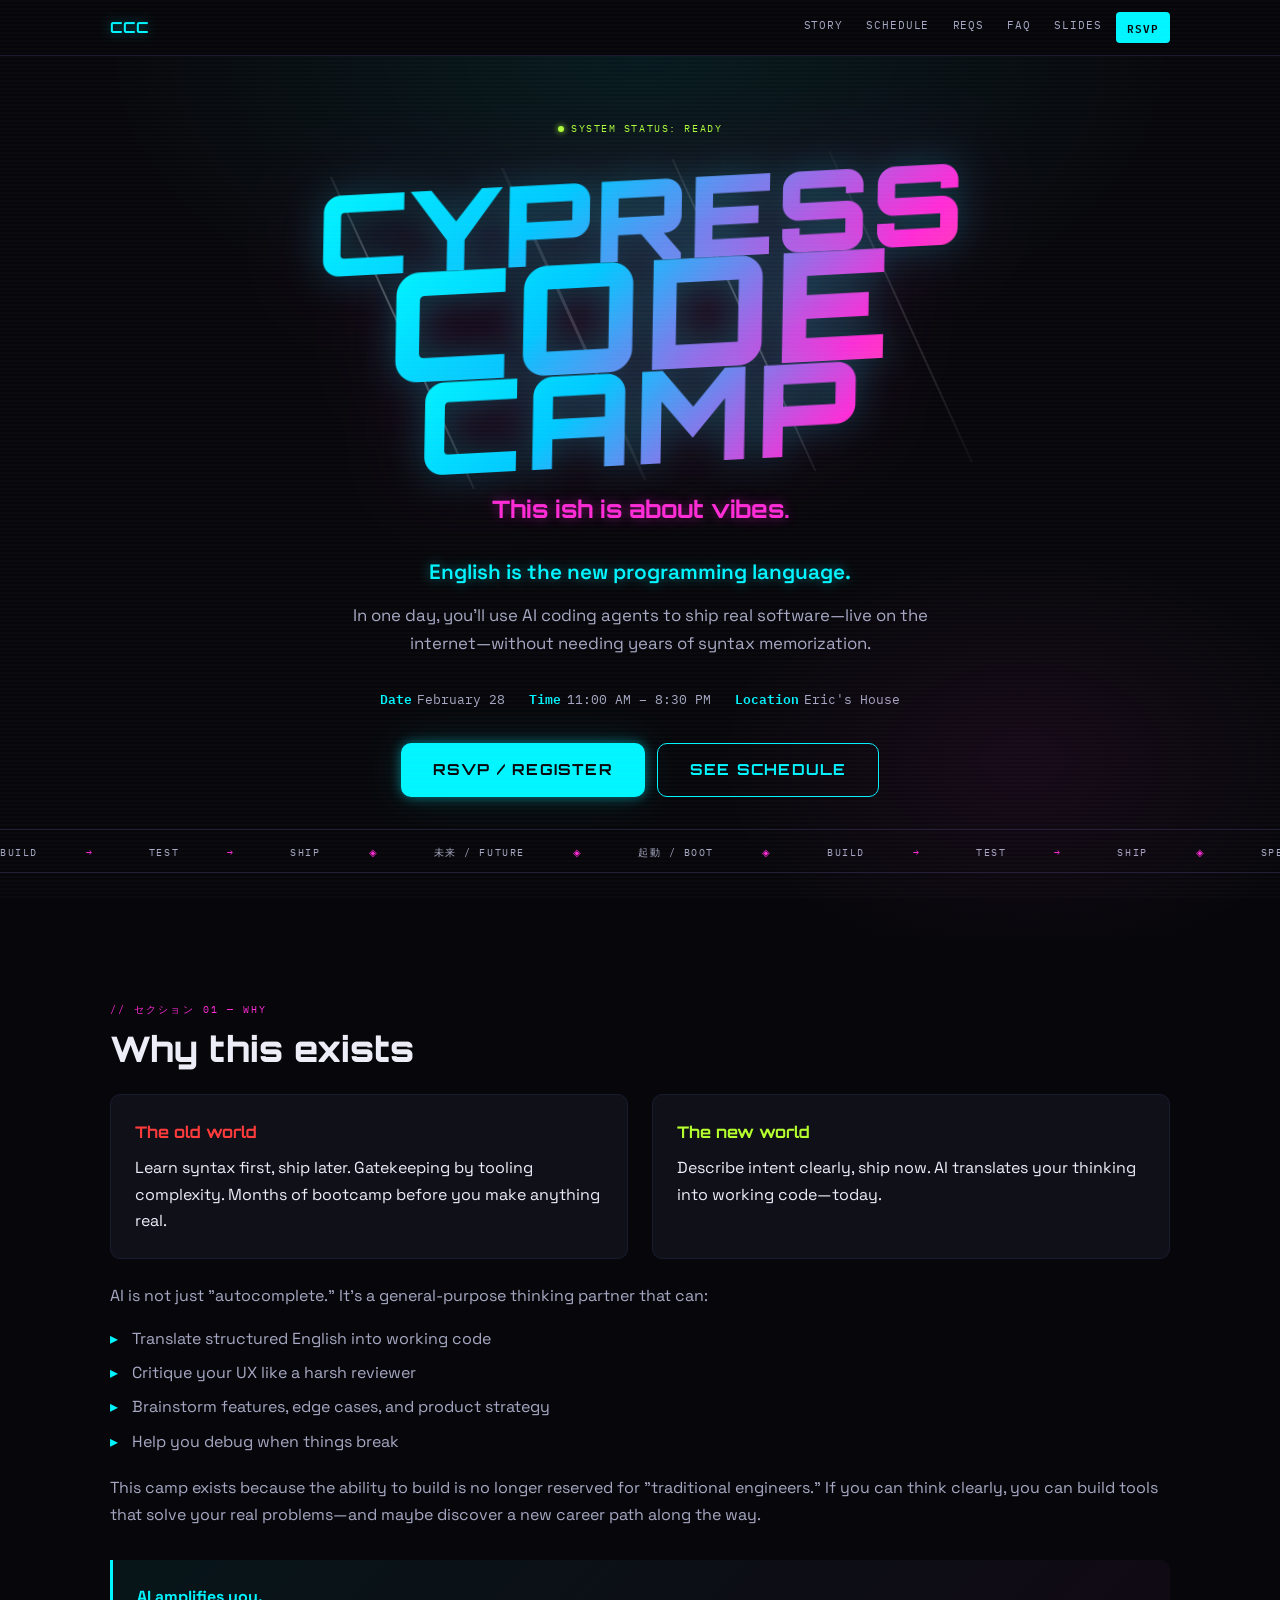
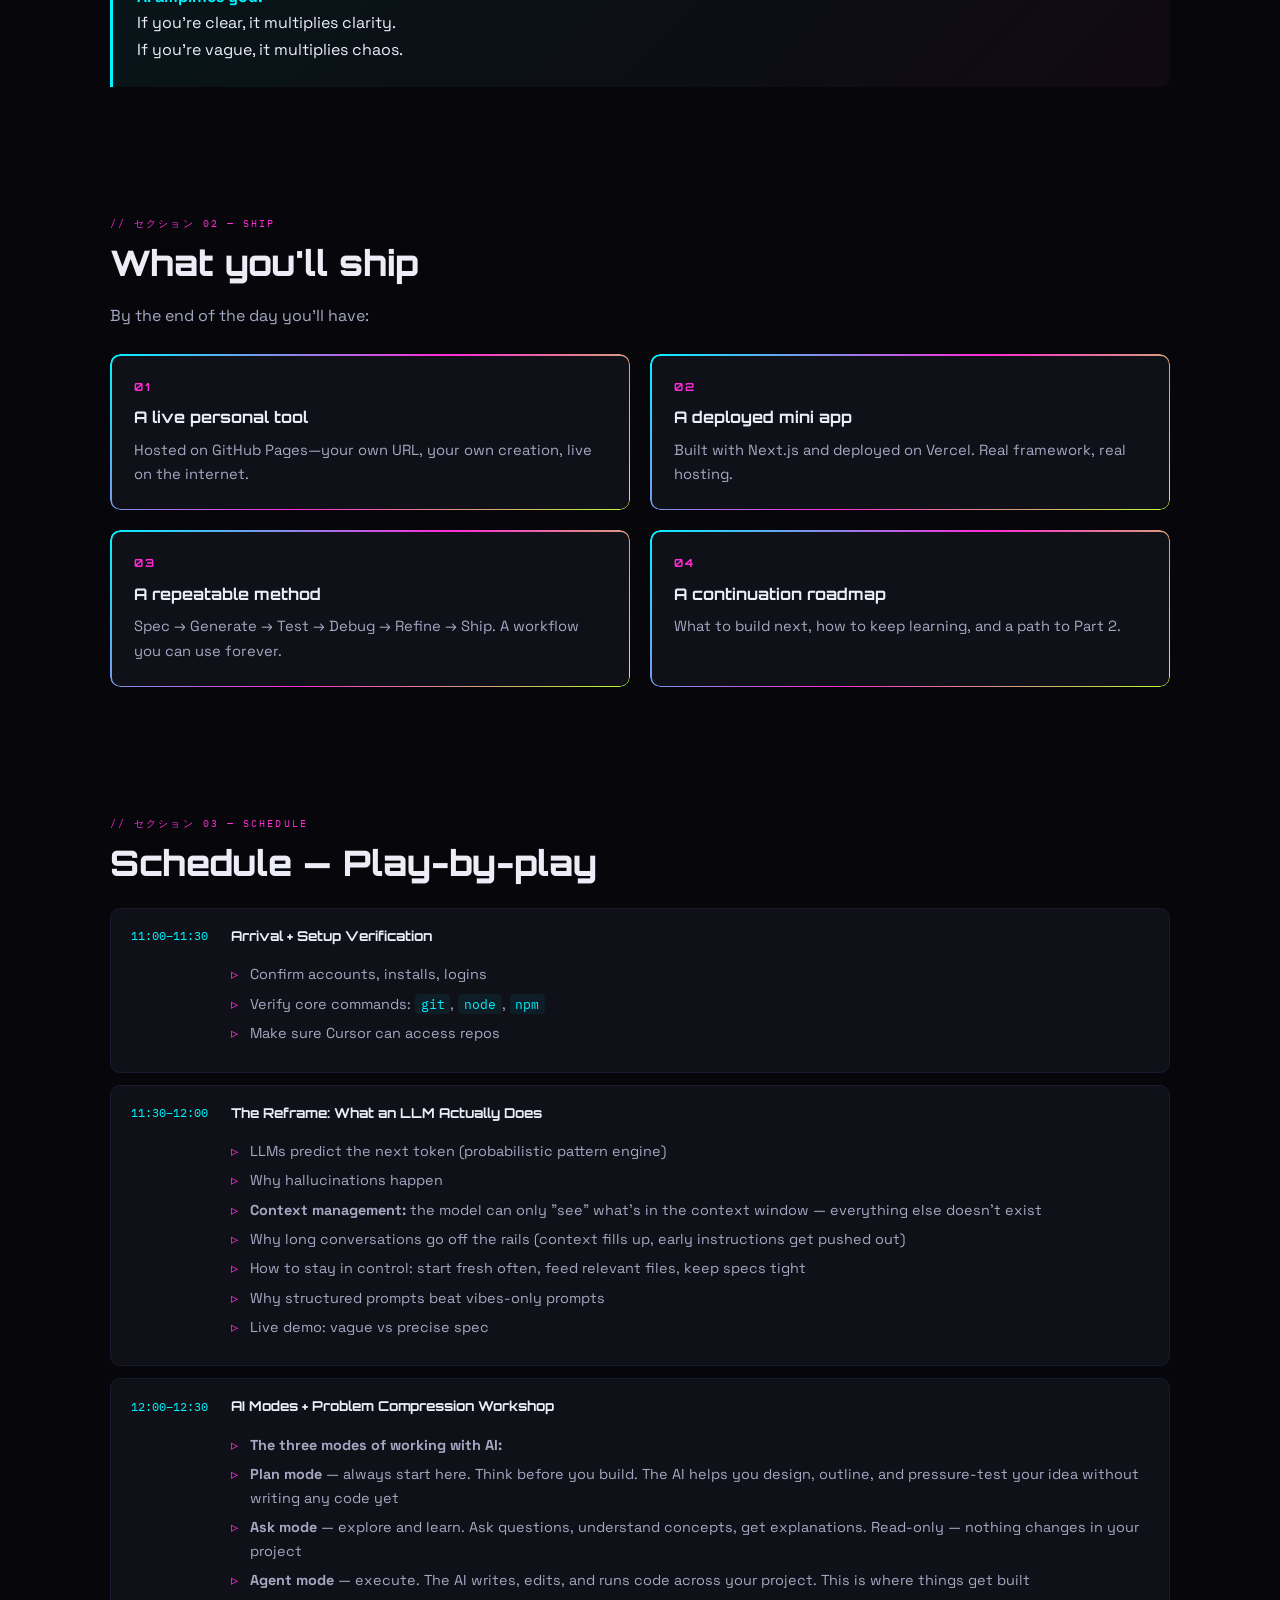
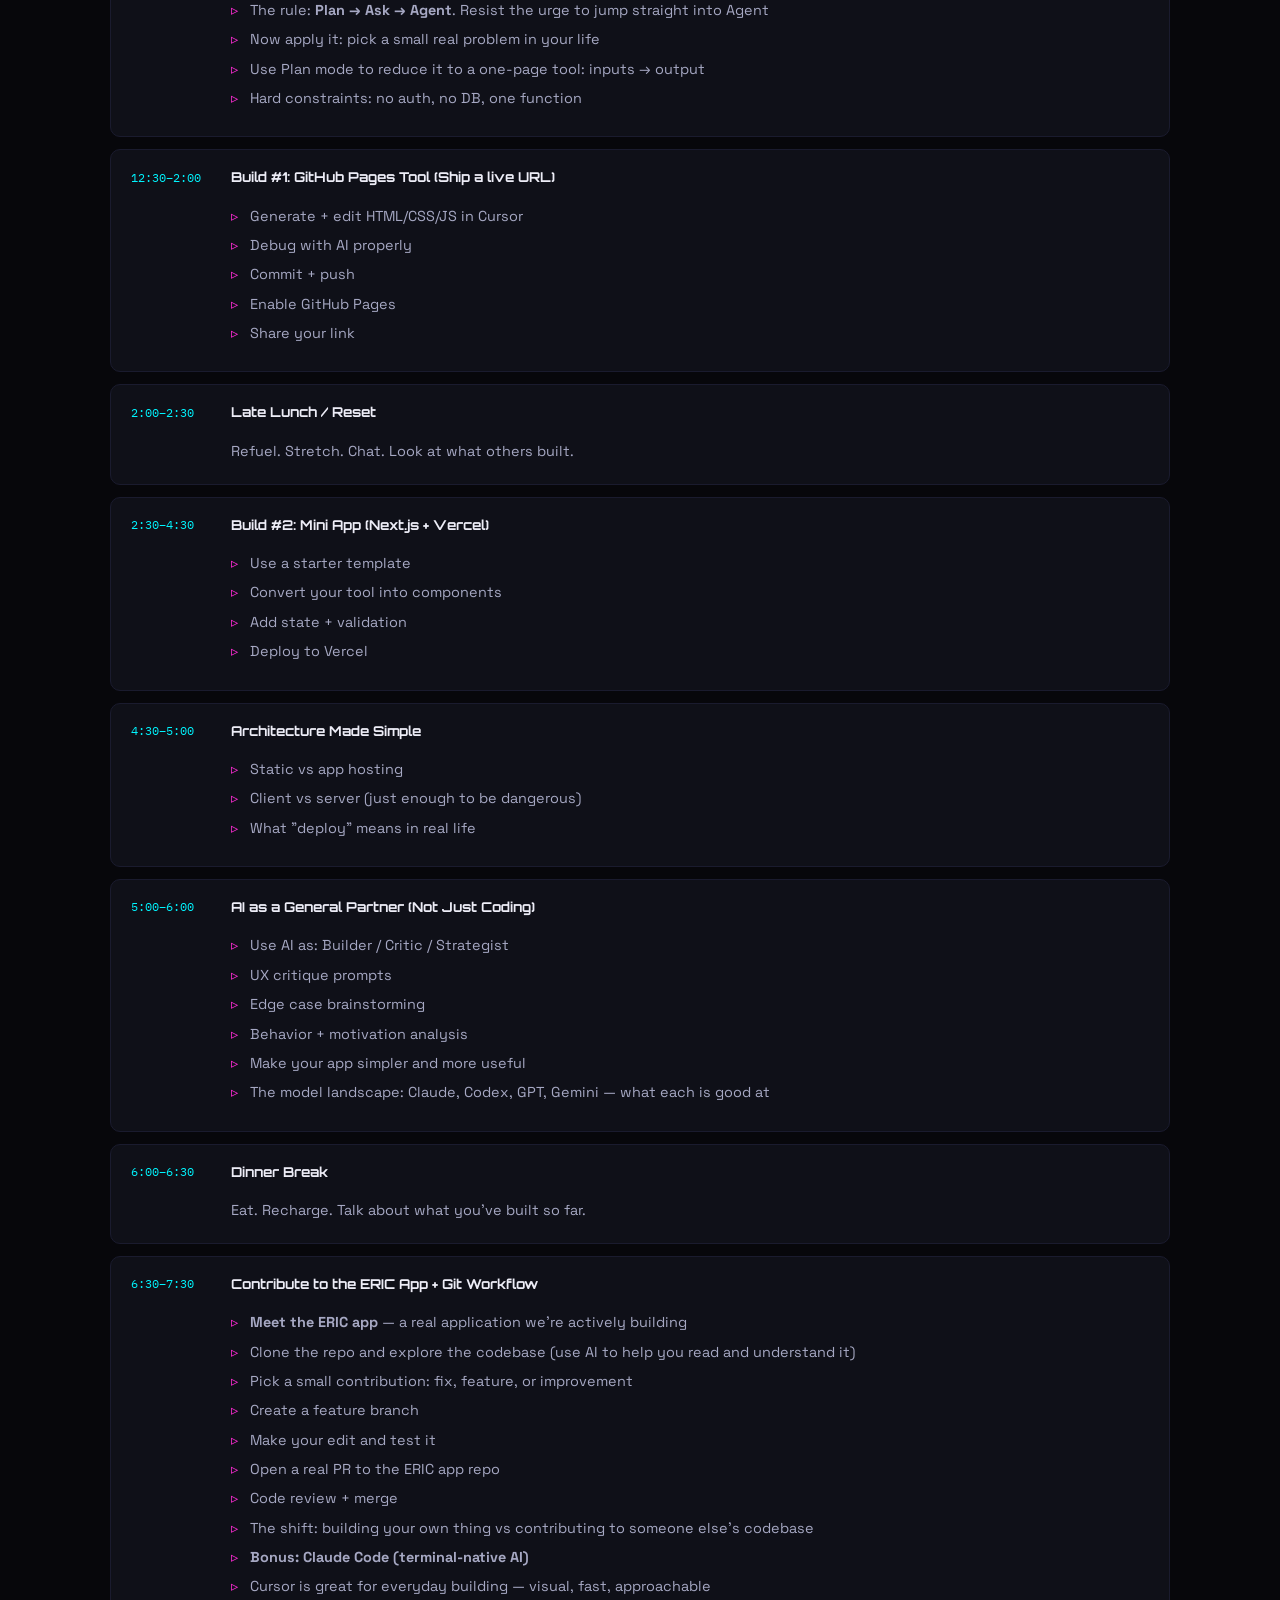
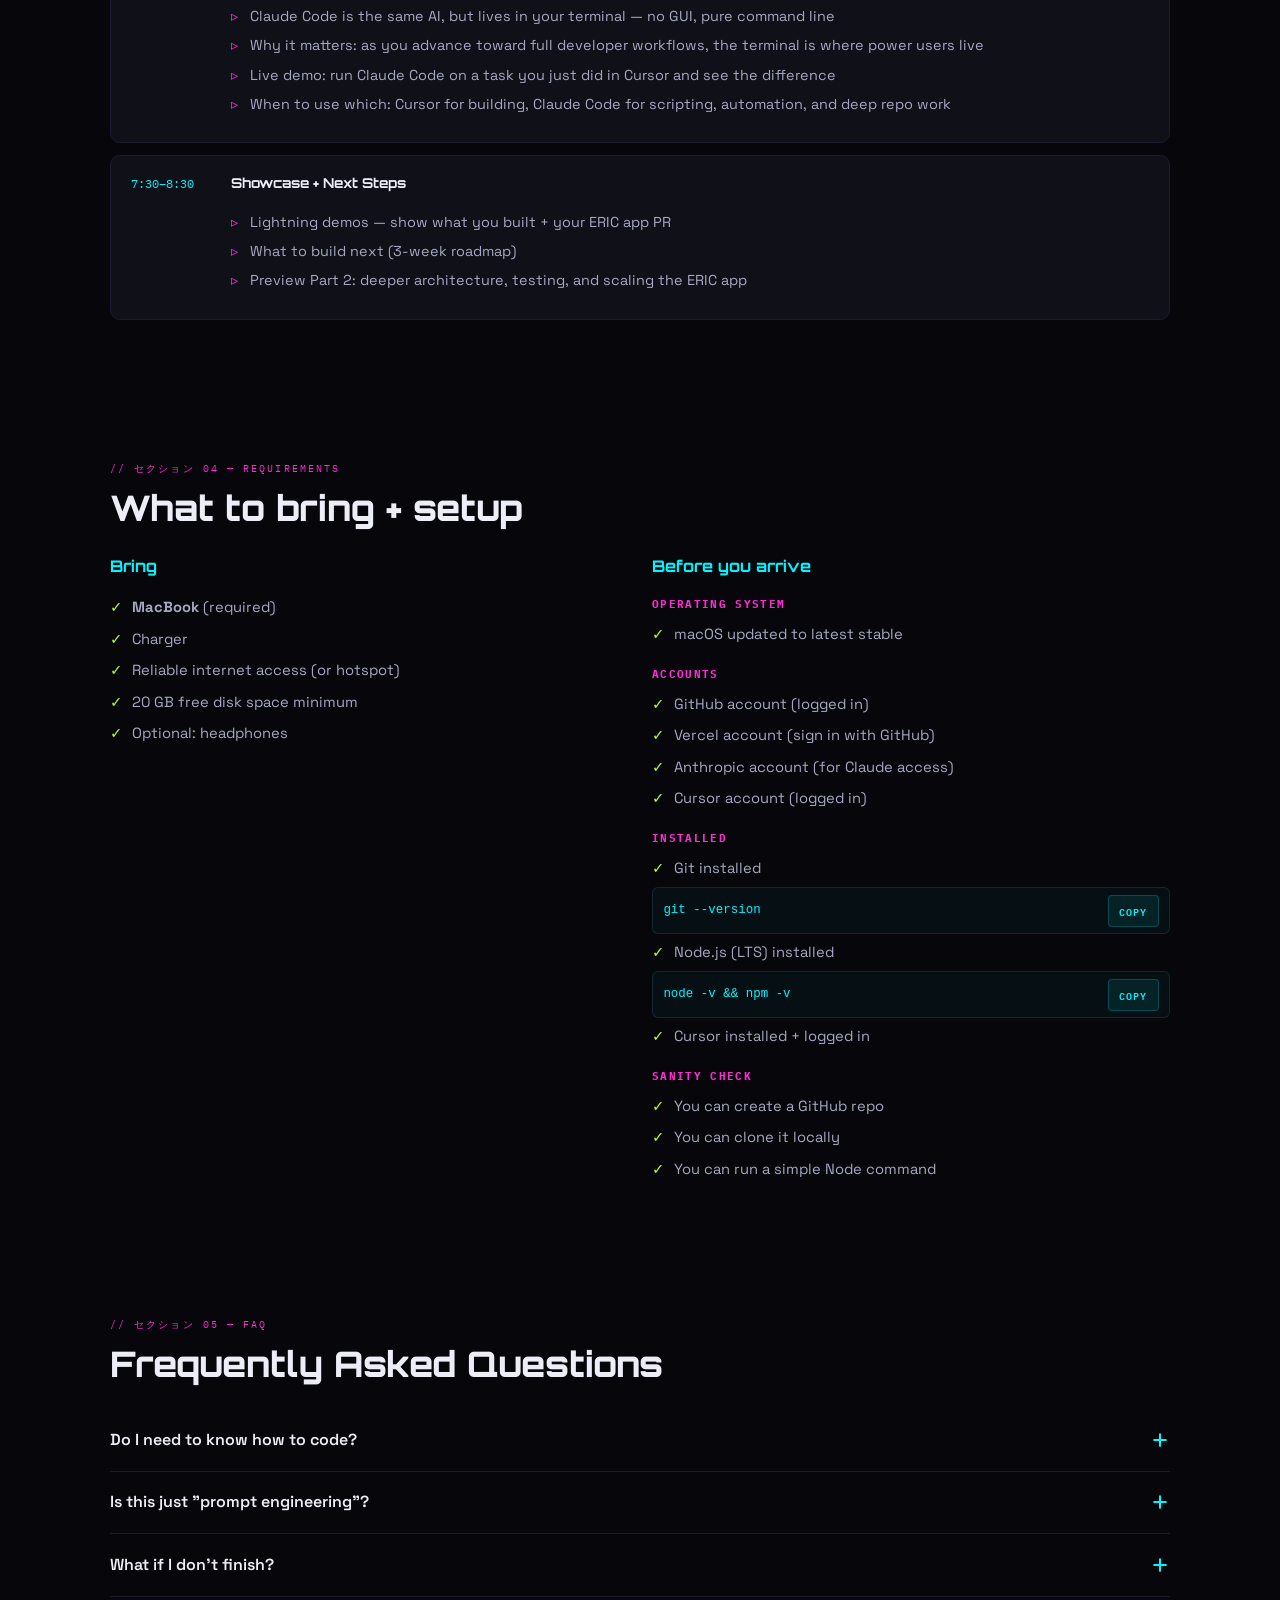
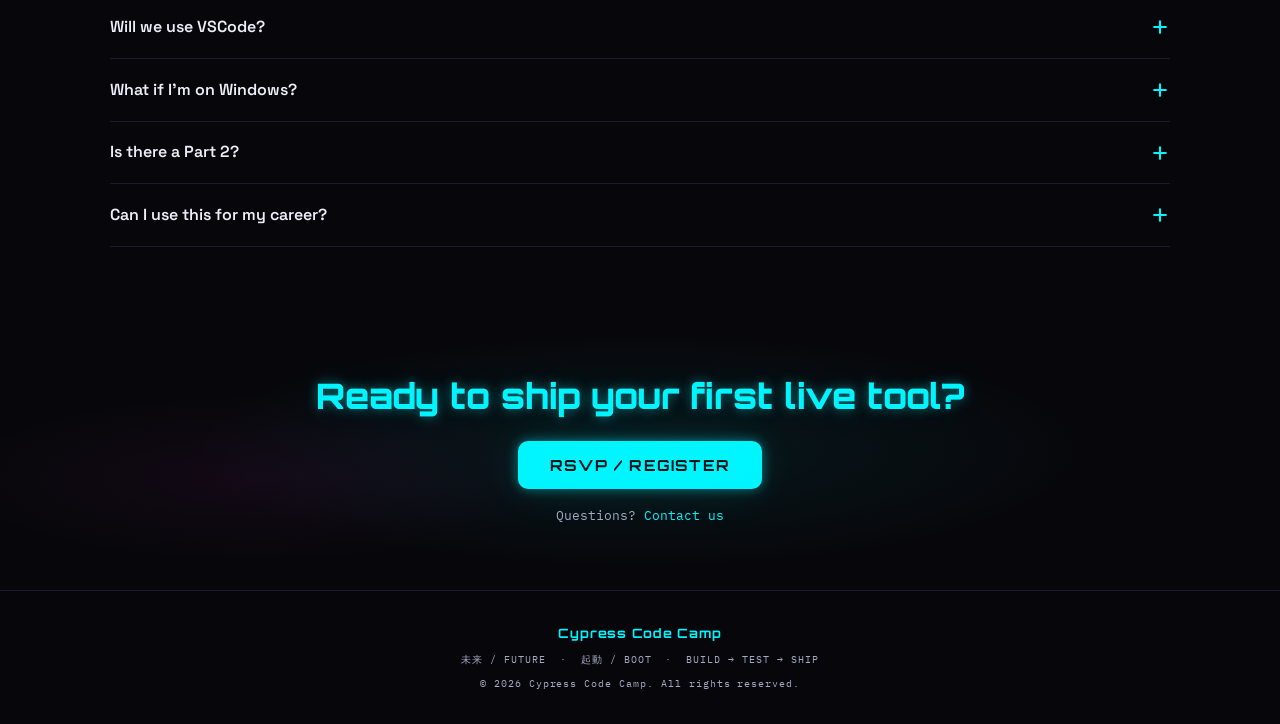
<file: index.html>
<!DOCTYPE html>
<html lang="en">
<head>
  <meta charset="UTF-8">
  <meta name="viewport" content="width=device-width, initial-scale=1.0">
  <title>Cypress Code Camp — English is the new programming language</title>
  <meta name="description" content="A one-day camp where you use AI coding agents to ship real software—live on the internet. No syntax memorization required.">
  <meta name="theme-color" content="#07070B">

  <!-- Open Graph -->
  <meta property="og:type" content="website">
  <meta property="og:title" content="Cypress Code Camp">
  <meta property="og:description" content="English is the new programming language. Ship real software in one day using AI coding agents.">
  <meta property="og:image" content="https://alwaystwoam.github.io/ccc_event_site/og-image.png">
  <meta property="og:image:width" content="1200">
  <meta property="og:image:height" content="630">
  <meta property="og:url" content="https://alwaystwoam.github.io/ccc_event_site/">

  <!-- Twitter Card -->
  <meta name="twitter:card" content="summary_large_image">
  <meta name="twitter:title" content="Cypress Code Camp">
  <meta name="twitter:description" content="English is the new programming language. Ship real software in one day using AI coding agents.">
  <meta name="twitter:image" content="https://alwaystwoam.github.io/ccc_event_site/og-image.png">
  <link rel="preconnect" href="https://fonts.googleapis.com">
  <link rel="preconnect" href="https://fonts.gstatic.com" crossorigin>
  <link href="https://fonts.googleapis.com/css2?family=IBM+Plex+Mono:wght@400;600&family=Orbitron:wght@700;900&family=Space+Grotesk:wght@400;500;600;700&display=swap" rel="stylesheet">
  <link rel="stylesheet" href="styles.css">
</head>
<body>

<!-- ═══════════════════════ NAV ═══════════════════════ -->
<nav class="site-nav" aria-label="Main navigation">
  <div class="nav-inner">
    <a href="#" class="nav-logo" aria-label="Cypress Code Camp home">CCC</a>
    <ul class="nav-links">
      <li><a href="#story" class="hide-mobile">Story</a></li>
      <li><a href="#schedule" class="hide-mobile">Schedule</a></li>
      <li><a href="#requirements" class="hide-mobile">Reqs</a></li>
      <li><a href="#faq" class="hide-mobile">FAQ</a></li>
      <li><a href="docs/preso.html" class="hide-mobile">Slides</a></li>
      <li class="hide-mobile"><button class="nav-cta rsvp-trigger">RSVP</button></li>
    </ul>
    <button class="nav-hamburger" id="navHamburger" aria-label="Open menu" aria-expanded="false">
      <span></span><span></span><span></span>
    </button>
  </div>
</nav>

<div class="mobile-menu" id="mobileMenu" aria-hidden="true">
  <div class="mobile-menu-inner">
    <a href="#story" class="mobile-menu-link">Story</a>
    <a href="#schedule" class="mobile-menu-link">Schedule</a>
    <a href="#requirements" class="mobile-menu-link">Reqs</a>
    <a href="#faq" class="mobile-menu-link">FAQ</a>
    <a href="docs/preso.html" class="mobile-menu-link">Slides</a>
    <button class="mobile-menu-rsvp rsvp-trigger">RSVP</button>
  </div>
</div>

<!-- ═══════════════════════ HERO ═══════════════════════ -->
<header class="hero section" id="hero">
  <div class="container">
    <div class="hero-status">
      <span class="dot" aria-hidden="true"></span>
      <span>System Status: Ready</span>
    </div>

    <div class="hero-title" aria-label="Cypress Code Camp">
      <div class="hero-title-inner">
        <span class="hero-title-line hero-title-line--top">Cypress</span>
        <span class="hero-title-line hero-title-line--mid">Code</span>
        <span class="hero-title-line hero-title-line--bot">Camp</span>
      </div>
      <div class="hero-title-slashes" aria-hidden="true">
        <span class="slash slash--1"></span>
        <span class="slash slash--2"></span>
        <span class="slash slash--3"></span>
        <span class="slash slash--4"></span>
      </div>
    </div>
    <h1 class="sr-only">Cypress Code Camp</h1>
    <p class="tagline">This ish is about vibes.</p>
    <p class="subtitle">English is the new programming language.</p>
    <p class="hero-body">
      In one day, you'll use AI coding agents to ship real software—live on the internet—without needing years of syntax memorization.
    </p>

    <div class="hero-meta">
      <span><span class="label">Date</span> <span data-placeholder="date">[DATE TBD]</span></span>
      <span><span class="label">Time</span> 11:00 AM – 8:30 PM</span>
      <span><span class="label">Location</span> <span data-placeholder="location">[CITY / VENUE TBD]</span></span>
    </div>

    <div class="hero-actions">
      <button class="btn btn-primary rsvp-trigger">RSVP / Register</button>
      <a href="#schedule" class="btn btn-secondary">See Schedule</a>
    </div>

  </div>

  <div class="ticker-wrap" aria-hidden="true">
    <div class="ticker">
      <span>BUILD</span><span class="sep">→</span>
      <span>TEST</span><span class="sep">→</span>
      <span>SHIP</span><span class="sep">◈</span>
      <span>未来 / FUTURE</span><span class="sep">◈</span>
      <span>起動 / BOOT</span><span class="sep">◈</span>
      <span>BUILD</span><span class="sep">→</span>
      <span>TEST</span><span class="sep">→</span>
      <span>SHIP</span><span class="sep">◈</span>
      <span>SPEC</span><span class="sep">→</span>
      <span>GENERATE</span><span class="sep">→</span>
      <span>DEBUG</span><span class="sep">→</span>
      <span>REFINE</span><span class="sep">→</span>
      <span>DEPLOY</span><span class="sep">◈</span>
      <span>未来 / FUTURE</span><span class="sep">◈</span>
      <span>起動 / BOOT</span><span class="sep">◈</span>
      <span>BUILD</span><span class="sep">→</span>
      <span>TEST</span><span class="sep">→</span>
      <span>SHIP</span><span class="sep">◈</span>
      <span>SPEC</span><span class="sep">→</span>
      <span>GENERATE</span><span class="sep">→</span>
      <span>DEBUG</span><span class="sep">→</span>
      <span>REFINE</span><span class="sep">→</span>
      <span>DEPLOY</span><span class="sep">◈</span>
    </div>
  </div>
</header>

<!-- ═══════════════════════ STORY / WHY ═══════════════════════ -->
<section class="section" id="story">
  <div class="container">
    <p class="section-label" aria-hidden="true">// セクション 01 — WHY</p>
    <h2>Why this exists</h2>

    <div class="story-grid">
      <div class="story-card old">
        <h3>The old world</h3>
        <p class="muted">Learn syntax first, ship later. Gatekeeping by tooling complexity. Months of bootcamp before you make anything real.</p>
      </div>
      <div class="story-card new">
        <h3>The new world</h3>
        <p class="muted">Describe intent clearly, ship now. AI translates your thinking into working code—today.</p>
      </div>
    </div>

    <p style="margin-top:1.5rem; color: var(--muted);">
      AI is not just "autocomplete." It's a general-purpose thinking partner that can:
    </p>
    <ul class="ai-list">
      <li>Translate structured English into working code</li>
      <li>Critique your UX like a harsh reviewer</li>
      <li>Brainstorm features, edge cases, and product strategy</li>
      <li>Help you debug when things break</li>
    </ul>

    <p style="margin-top:1.25rem; color: var(--muted);">
      This camp exists because the ability to build is no longer reserved for "traditional engineers."
      If you can think clearly, you can build tools that solve your real problems—and maybe discover a new career path along the way.
    </p>

    <div class="callout">
      <strong>AI amplifies you.</strong><br>
      If you're clear, it multiplies clarity.<br>
      If you're vague, it multiplies chaos.
    </div>
  </div>
</section>

<!-- ═══════════════════════ WHAT YOU'LL SHIP ═══════════════════════ -->
<section class="section" id="ship">
  <div class="container">
    <p class="section-label" aria-hidden="true">// セクション 02 — SHIP</p>
    <h2>What you'll ship</h2>
    <p style="color: var(--muted); margin-bottom: .5rem;">By the end of the day you'll have:</p>

    <div class="ship-cards">
      <div class="ship-card">
        <div class="card-num">01</div>
        <h3>A live personal tool</h3>
        <p>Hosted on GitHub Pages—your own URL, your own creation, live on the internet.</p>
      </div>
      <div class="ship-card">
        <div class="card-num">02</div>
        <h3>A deployed mini app</h3>
        <p>Built with Next.js and deployed on Vercel. Real framework, real hosting.</p>
      </div>
      <div class="ship-card">
        <div class="card-num">03</div>
        <h3>A repeatable method</h3>
        <p>Spec → Generate → Test → Debug → Refine → Ship. A workflow you can use forever.</p>
      </div>
      <div class="ship-card">
        <div class="card-num">04</div>
        <h3>A continuation roadmap</h3>
        <p>What to build next, how to keep learning, and a path to Part 2.</p>
      </div>
    </div>
  </div>
</section>

<!-- ═══════════════════════ SCHEDULE ═══════════════════════ -->
<section class="section" id="schedule">
  <div class="container">
    <p class="section-label" aria-hidden="true">// セクション 03 — SCHEDULE</p>
    <h2>Schedule — Play-by-play</h2>

    <ol class="schedule-list" role="list">

      <li class="schedule-item">
        <button class="schedule-header" aria-expanded="false">
          <span class="schedule-time">11:00–11:30</span>
          <span class="schedule-title">Arrival + Setup Verification</span>
          <svg class="schedule-chevron" viewBox="0 0 24 24" fill="none" stroke="currentColor" stroke-width="2.5" stroke-linecap="round" aria-hidden="true"><path d="M6 9l6 6 6-6"/></svg>
        </button>
        <div class="schedule-body" aria-hidden="true">
          <div class="schedule-body-inner">
            <ul>
              <li>Confirm accounts, installs, logins</li>
              <li>Verify core commands: <code>git</code>, <code>node</code>, <code>npm</code></li>
              <li>Make sure Cursor can access repos</li>
            </ul>
          </div>
        </div>
      </li>

      <li class="schedule-item">
        <button class="schedule-header" aria-expanded="false">
          <span class="schedule-time">11:30–12:00</span>
          <span class="schedule-title">The Reframe: What an LLM Actually Does</span>
          <svg class="schedule-chevron" viewBox="0 0 24 24" fill="none" stroke="currentColor" stroke-width="2.5" stroke-linecap="round" aria-hidden="true"><path d="M6 9l6 6 6-6"/></svg>
        </button>
        <div class="schedule-body" aria-hidden="true">
          <div class="schedule-body-inner">
            <ul>
              <li>LLMs predict the next token (probabilistic pattern engine)</li>
              <li>Why hallucinations happen</li>
              <li><strong>Context management:</strong> the model can only "see" what's in the context window — everything else doesn't exist</li>
              <li>Why long conversations go off the rails (context fills up, early instructions get pushed out)</li>
              <li>How to stay in control: start fresh often, feed relevant files, keep specs tight</li>
              <li>Why structured prompts beat vibes-only prompts</li>
              <li>Live demo: vague vs precise spec</li>
            </ul>
          </div>
        </div>
      </li>

      <li class="schedule-item">
        <button class="schedule-header" aria-expanded="false">
          <span class="schedule-time">12:00–12:30</span>
          <span class="schedule-title">AI Modes + Problem Compression Workshop</span>
          <svg class="schedule-chevron" viewBox="0 0 24 24" fill="none" stroke="currentColor" stroke-width="2.5" stroke-linecap="round" aria-hidden="true"><path d="M6 9l6 6 6-6"/></svg>
        </button>
        <div class="schedule-body" aria-hidden="true">
          <div class="schedule-body-inner">
            <ul>
              <li><strong>The three modes of working with AI:</strong></li>
              <li><strong>Plan mode</strong> — always start here. Think before you build. The AI helps you design, outline, and pressure-test your idea without writing any code yet</li>
              <li><strong>Ask mode</strong> — explore and learn. Ask questions, understand concepts, get explanations. Read-only — nothing changes in your project</li>
              <li><strong>Agent mode</strong> — execute. The AI writes, edits, and runs code across your project. This is where things get built</li>
              <li>The rule: <strong>Plan → Ask → Agent</strong>. Resist the urge to jump straight into Agent</li>
              <li>Now apply it: pick a small real problem in your life</li>
              <li>Use Plan mode to reduce it to a one-page tool: inputs → output</li>
              <li>Hard constraints: no auth, no DB, one function</li>
            </ul>
          </div>
        </div>
      </li>

      <li class="schedule-item">
        <button class="schedule-header" aria-expanded="false">
          <span class="schedule-time">12:30–2:00</span>
          <span class="schedule-title">Build #1: GitHub Pages Tool (Ship a live URL)</span>
          <svg class="schedule-chevron" viewBox="0 0 24 24" fill="none" stroke="currentColor" stroke-width="2.5" stroke-linecap="round" aria-hidden="true"><path d="M6 9l6 6 6-6"/></svg>
        </button>
        <div class="schedule-body" aria-hidden="true">
          <div class="schedule-body-inner">
            <ul>
              <li>Generate + edit HTML/CSS/JS in Cursor</li>
              <li>Debug with AI properly</li>
              <li>Commit + push</li>
              <li>Enable GitHub Pages</li>
              <li>Share your link</li>
            </ul>
          </div>
        </div>
      </li>

      <li class="schedule-item">
        <button class="schedule-header" aria-expanded="false">
          <span class="schedule-time">2:00–2:30</span>
          <span class="schedule-title">Late Lunch / Reset</span>
          <svg class="schedule-chevron" viewBox="0 0 24 24" fill="none" stroke="currentColor" stroke-width="2.5" stroke-linecap="round" aria-hidden="true"><path d="M6 9l6 6 6-6"/></svg>
        </button>
        <div class="schedule-body" aria-hidden="true">
          <div class="schedule-body-inner">
            <p>Refuel. Stretch. Chat. Look at what others built.</p>
          </div>
        </div>
      </li>

      <li class="schedule-item">
        <button class="schedule-header" aria-expanded="false">
          <span class="schedule-time">2:30–4:30</span>
          <span class="schedule-title">Build #2: Mini App (Next.js + Vercel)</span>
          <svg class="schedule-chevron" viewBox="0 0 24 24" fill="none" stroke="currentColor" stroke-width="2.5" stroke-linecap="round" aria-hidden="true"><path d="M6 9l6 6 6-6"/></svg>
        </button>
        <div class="schedule-body" aria-hidden="true">
          <div class="schedule-body-inner">
            <ul>
              <li>Use a starter template</li>
              <li>Convert your tool into components</li>
              <li>Add state + validation</li>
              <li>Deploy to Vercel</li>
            </ul>
          </div>
        </div>
      </li>

      <li class="schedule-item">
        <button class="schedule-header" aria-expanded="false">
          <span class="schedule-time">4:30–5:00</span>
          <span class="schedule-title">Architecture Made Simple</span>
          <svg class="schedule-chevron" viewBox="0 0 24 24" fill="none" stroke="currentColor" stroke-width="2.5" stroke-linecap="round" aria-hidden="true"><path d="M6 9l6 6 6-6"/></svg>
        </button>
        <div class="schedule-body" aria-hidden="true">
          <div class="schedule-body-inner">
            <ul>
              <li>Static vs app hosting</li>
              <li>Client vs server (just enough to be dangerous)</li>
              <li>What "deploy" means in real life</li>
            </ul>
          </div>
        </div>
      </li>

      <li class="schedule-item">
        <button class="schedule-header" aria-expanded="false">
          <span class="schedule-time">5:00–6:00</span>
          <span class="schedule-title">AI as a General Partner (Not Just Coding)</span>
          <svg class="schedule-chevron" viewBox="0 0 24 24" fill="none" stroke="currentColor" stroke-width="2.5" stroke-linecap="round" aria-hidden="true"><path d="M6 9l6 6 6-6"/></svg>
        </button>
        <div class="schedule-body" aria-hidden="true">
          <div class="schedule-body-inner">
            <ul>
              <li>Use AI as: Builder / Critic / Strategist</li>
              <li>UX critique prompts</li>
              <li>Edge case brainstorming</li>
              <li>Behavior + motivation analysis</li>
              <li>Make your app simpler and more useful</li>
              <li>The model landscape: Claude, Codex, GPT, Gemini — what each is good at</li>
            </ul>
          </div>
        </div>
      </li>

      <li class="schedule-item">
        <button class="schedule-header" aria-expanded="false">
          <span class="schedule-time">6:00–6:30</span>
          <span class="schedule-title">Dinner Break</span>
          <svg class="schedule-chevron" viewBox="0 0 24 24" fill="none" stroke="currentColor" stroke-width="2.5" stroke-linecap="round" aria-hidden="true"><path d="M6 9l6 6 6-6"/></svg>
        </button>
        <div class="schedule-body" aria-hidden="true">
          <div class="schedule-body-inner">
            <p>Eat. Recharge. Talk about what you've built so far.</p>
          </div>
        </div>
      </li>

      <li class="schedule-item">
        <button class="schedule-header" aria-expanded="false">
          <span class="schedule-time">6:30–7:30</span>
          <span class="schedule-title">Contribute to the ERIC App + Git Workflow</span>
          <svg class="schedule-chevron" viewBox="0 0 24 24" fill="none" stroke="currentColor" stroke-width="2.5" stroke-linecap="round" aria-hidden="true"><path d="M6 9l6 6 6-6"/></svg>
        </button>
        <div class="schedule-body" aria-hidden="true">
          <div class="schedule-body-inner">
            <ul>
              <li><strong>Meet the ERIC app</strong> — a real application we're actively building</li>
              <li>Clone the repo and explore the codebase (use AI to help you read and understand it)</li>
              <li>Pick a small contribution: fix, feature, or improvement</li>
              <li>Create a feature branch</li>
              <li>Make your edit and test it</li>
              <li>Open a real PR to the ERIC app repo</li>
              <li>Code review + merge</li>
              <li>The shift: building your own thing vs contributing to someone else's codebase</li>
              <li><strong>Bonus: Claude Code (terminal-native AI)</strong></li>
              <li>Cursor is great for everyday building — visual, fast, approachable</li>
              <li>Claude Code is the same AI, but lives in your terminal — no GUI, pure command line</li>
              <li>Why it matters: as you advance toward full developer workflows, the terminal is where power users live</li>
              <li>Live demo: run Claude Code on a task you just did in Cursor and see the difference</li>
              <li>When to use which: Cursor for building, Claude Code for scripting, automation, and deep repo work</li>
            </ul>
          </div>
        </div>
      </li>

      <li class="schedule-item">
        <button class="schedule-header" aria-expanded="false">
          <span class="schedule-time">7:30–8:30</span>
          <span class="schedule-title">Showcase + Next Steps</span>
          <svg class="schedule-chevron" viewBox="0 0 24 24" fill="none" stroke="currentColor" stroke-width="2.5" stroke-linecap="round" aria-hidden="true"><path d="M6 9l6 6 6-6"/></svg>
        </button>
        <div class="schedule-body" aria-hidden="true">
          <div class="schedule-body-inner">
            <ul>
              <li>Lightning demos — show what you built + your ERIC app PR</li>
              <li>What to build next (3-week roadmap)</li>
              <li>Preview Part 2: deeper architecture, testing, and scaling the ERIC app</li>
            </ul>
          </div>
        </div>
      </li>

    </ol>
  </div>
</section>

<!-- ═══════════════════════ REQUIREMENTS ═══════════════════════ -->
<section class="section" id="requirements">
  <div class="container">
    <p class="section-label" aria-hidden="true">// セクション 04 — REQUIREMENTS</p>
    <h2>What to bring + setup</h2>

    <div class="req-grid">
      <!-- Column 1: Bring -->
      <div class="req-col">
        <h3>Bring</h3>
        <ul class="req-list">
          <li><strong>MacBook</strong> (required)</li>
          <li>Charger</li>
          <li>Reliable internet access (or hotspot)</li>
          <li>20 GB free disk space minimum</li>
          <li>Optional: headphones</li>
        </ul>
      </div>

      <!-- Column 2: Before you arrive -->
      <div class="req-col">
        <h3>Before you arrive</h3>

        <h4>Operating System</h4>
        <ul class="req-list">
          <li>macOS updated to latest stable</li>
        </ul>

        <h4>Accounts</h4>
        <ul class="req-list">
          <li>GitHub account (logged in)</li>
          <li>Vercel account (sign in with GitHub)</li>
          <li>Anthropic account (for Claude access)</li>
          <li>Cursor account (logged in)</li>
        </ul>

        <h4>Installed</h4>
        <ul class="req-list">
          <li>Git installed</li>
        </ul>
        <div class="cmd-block">
          <code>git --version</code>
          <button class="btn btn-small copy-btn" data-copy="git --version" aria-label="Copy command">COPY</button>
        </div>
        <ul class="req-list">
          <li>Node.js (LTS) installed</li>
        </ul>
        <div class="cmd-block">
          <code>node -v && npm -v</code>
          <button class="btn btn-small copy-btn" data-copy="node -v && npm -v" aria-label="Copy command">COPY</button>
        </div>
        <ul class="req-list">
          <li>Cursor installed + logged in</li>
        </ul>

        <h4>Sanity Check</h4>
        <ul class="req-list">
          <li>You can create a GitHub repo</li>
          <li>You can clone it locally</li>
          <li>You can run a simple Node command</li>
        </ul>
      </div>
    </div>
  </div>
</section>

<!-- ═══════════════════════ FAQ ═══════════════════════ -->
<section class="section" id="faq">
  <div class="container">
    <p class="section-label" aria-hidden="true">// セクション 05 — FAQ</p>
    <h2>Frequently Asked Questions</h2>

    <div class="faq-list">

      <div class="faq-item">
        <button class="faq-question" aria-expanded="false">
          Do I need to know how to code?
          <svg class="faq-icon" viewBox="0 0 24 24" fill="none" stroke="currentColor" stroke-width="2.5" stroke-linecap="round" aria-hidden="true"><path d="M12 5v14M5 12h14"/></svg>
        </button>
        <div class="faq-answer" aria-hidden="true">
          <div class="faq-answer-inner">No. You need curiosity and comfort following instructions. We'll use AI to generate code, and you'll learn how to supervise it.</div>
        </div>
      </div>

      <div class="faq-item">
        <button class="faq-question" aria-expanded="false">
          Is this just "prompt engineering"?
          <svg class="faq-icon" viewBox="0 0 24 24" fill="none" stroke="currentColor" stroke-width="2.5" stroke-linecap="round" aria-hidden="true"><path d="M12 5v14M5 12h14"/></svg>
        </button>
        <div class="faq-answer" aria-hidden="true">
          <div class="faq-answer-inner">No. You'll learn specification, debugging, and shipping. Prompts are just the interface.</div>
        </div>
      </div>

      <div class="faq-item">
        <button class="faq-question" aria-expanded="false">
          What if I don't finish?
          <svg class="faq-icon" viewBox="0 0 24 24" fill="none" stroke="currentColor" stroke-width="2.5" stroke-linecap="round" aria-hidden="true"><path d="M12 5v14M5 12h14"/></svg>
        </button>
        <div class="faq-answer" aria-hidden="true">
          <div class="faq-answer-inner">The day is designed so everyone ships. Constraints are strict on purpose.</div>
        </div>
      </div>

      <div class="faq-item">
        <button class="faq-question" aria-expanded="false">
          Will we use VSCode?
          <svg class="faq-icon" viewBox="0 0 24 24" fill="none" stroke="currentColor" stroke-width="2.5" stroke-linecap="round" aria-hidden="true"><path d="M12 5v14M5 12h14"/></svg>
        </button>
        <div class="faq-answer" aria-hidden="true">
          <div class="faq-answer-inner">No. We'll use Cursor with Claude (Anthropic) as the primary model. We'll also touch on other models like OpenAI's Codex so you understand the landscape, but Claude is our main tool for the day.</div>
        </div>
      </div>

      <div class="faq-item">
        <button class="faq-question" aria-expanded="false">
          What if I'm on Windows?
          <svg class="faq-icon" viewBox="0 0 24 24" fill="none" stroke="currentColor" stroke-width="2.5" stroke-linecap="round" aria-hidden="true"><path d="M12 5v14M5 12h14"/></svg>
        </button>
        <div class="faq-answer" aria-hidden="true">
          <div class="faq-answer-inner">This session is Mac-only to keep setup consistent.</div>
        </div>
      </div>

      <div class="faq-item">
        <button class="faq-question" aria-expanded="false">
          Is there a Part 2?
          <svg class="faq-icon" viewBox="0 0 24 24" fill="none" stroke="currentColor" stroke-width="2.5" stroke-linecap="round" aria-hidden="true"><path d="M12 5v14M5 12h14"/></svg>
        </button>
        <div class="faq-answer" aria-hidden="true">
          <div class="faq-answer-inner">Yes. Part 2 moves into professional workflows: contributing to a real app codebase, deeper architecture, testing, and scaling.</div>
        </div>
      </div>

      <div class="faq-item">
        <button class="faq-question" aria-expanded="false">
          Can I use this for my career?
          <svg class="faq-icon" viewBox="0 0 24 24" fill="none" stroke="currentColor" stroke-width="2.5" stroke-linecap="round" aria-hidden="true"><path d="M12 5v14M5 12h14"/></svg>
        </button>
        <div class="faq-answer" aria-hidden="true">
          <div class="faq-answer-inner">Yes—if you keep building after. We'll give you a roadmap.</div>
        </div>
      </div>

    </div>
  </div>
</section>

<!-- ═══════════════════════ CTA BANNER ═══════════════════════ -->
<section class="cta-banner section" id="rsvp">
  <div class="container">
    <h2 class="neon-text-cyan">Ready to ship your first live tool?</h2>
    <button class="btn btn-primary rsvp-trigger">RSVP / Register</button>
    <p class="cta-contact">Questions? <a href="#" data-placeholder="contact">Contact us</a></p>
  </div>
</section>

<!-- ═══════════════════════ FOOTER ═══════════════════════ -->
<footer class="site-footer">
  <div class="container footer-inner">
    <span class="footer-brand">Cypress Code Camp</span>
    <span class="footer-micro">未来 / FUTURE &nbsp;·&nbsp; 起動 / BOOT &nbsp;·&nbsp; BUILD → TEST → SHIP</span>
    <span class="footer-micro">&copy; <span id="year"></span> Cypress Code Camp. All rights reserved.</span>
  </div>
</footer>

<!-- ═══════════════════════ STICKY MOBILE CTA ═══════════════════════ -->
<div class="mobile-cta">
  <button class="btn btn-primary rsvp-trigger">RSVP / Register</button>
</div>

<!-- ═══════════════════════ RSVP MODAL ═══════════════════════ -->
<div class="rsvp-modal" id="rsvp-modal" aria-hidden="true" role="dialog" aria-labelledby="rsvp-modal-title">
  <div class="rsvp-modal-backdrop"></div>
  <div class="rsvp-modal-content">
    <div class="rsvp-modal-glitch" aria-hidden="true"></div>
    <div class="rsvp-modal-inner">
      <div class="rsvp-modal-icon" aria-hidden="true">
        <svg viewBox="0 0 48 48" fill="none"><path d="M24 4L29.5 17.5H44L32.5 26.5L36 41L24 32L12 41L15.5 26.5L4 17.5H18.5L24 4Z" fill="url(#modal-star)"/><defs><linearGradient id="modal-star" x1="4" y1="4" x2="44" y2="41"><stop stop-color="#00F5FF"/><stop offset=".5" stop-color="#FF2BD6"/><stop offset="1" stop-color="#B6FF2E"/></linearGradient></defs></svg>
      </div>
      <p class="rsvp-modal-eyebrow" aria-hidden="true">// ACCESS PROTOCOL</p>
      <h3 id="rsvp-modal-title" class="rsvp-modal-headline">Register using<br>the link below.</h3>
      <p class="rsvp-modal-body">Fill out your information<br><span class="rsvp-modal-crew">to secure your spot.</span></p>
      <div class="rsvp-modal-bar" aria-hidden="true">
        <span class="rsvp-modal-bar-fill"></span>
      </div>
      <a href="https://form.typeform.com/to/F0ZbeCqZ" target="_blank" rel="noopener noreferrer" class="btn btn-primary rsvp-modal-register">REGISTER NOW</a>
      <button class="btn btn-secondary rsvp-modal-close" aria-label="Close modal">CLOSE</button>
      <p class="rsvp-modal-micro" aria-hidden="true">招待制 / INVITE ONLY</p>
    </div>
  </div>
</div>

<script src="script.js"></script>
</body>
</html>
</file>
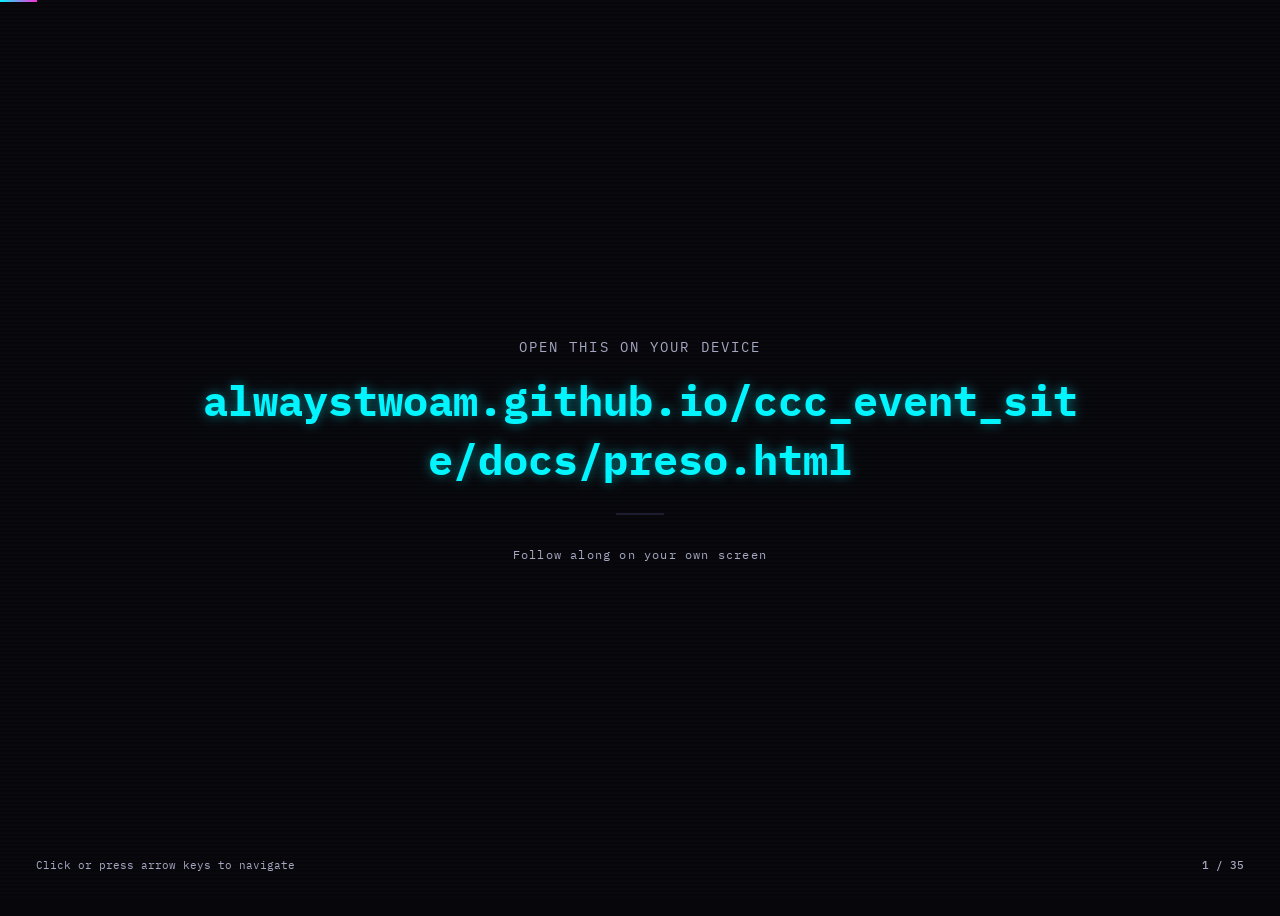
<file: docs/preso.html>
<!DOCTYPE html>
<html lang="en">
<head>
<meta charset="UTF-8">
<meta name="viewport" content="width=device-width, initial-scale=1.0">
<title>Cypress Code Camp — Course Deck</title>
<link href="https://fonts.googleapis.com/css2?family=IBM+Plex+Mono:wght@400;600&family=Orbitron:wght@700;900&family=Space+Grotesk:wght@400;500;600;700&display=swap" rel="stylesheet">
<style>
:root {
  --bg: #07070B;
  --panel: #0F1018;
  --panel-border: #1A1B2E;
  --text: #EDEDF7;
  --muted: #A6A8C3;
  --neon-cyan: #00F5FF;
  --neon-magenta: #FF2BD6;
  --neon-lime: #B6FF2E;
  --neon-purple: #7C3AED;
  --danger: #FF3B3B;
  --glow-cyan: 0 0 12px rgba(0,245,255,.45), 0 0 40px rgba(0,245,255,.12);
  --glow-magenta: 0 0 12px rgba(255,43,214,.45), 0 0 40px rgba(255,43,214,.12);
  --display: 'Orbitron', system-ui, sans-serif;
  --body: 'Space Grotesk', system-ui, sans-serif;
  --mono: 'IBM Plex Mono', monospace;
}
*{margin:0;padding:0;box-sizing:border-box;}
html,body{width:100%;height:100%;overflow:hidden;background:var(--bg);font-family:var(--body);color:var(--text);display:flex;align-items:center;justify-content:center;}

/* Scanlines */
body::after{content:'';position:fixed;inset:0;pointer-events:none;z-index:9999;background:repeating-linear-gradient(0deg,transparent,transparent 2px,rgba(255,255,255,.012) 2px,rgba(255,255,255,.012) 4px);}

.deck{width:100%;height:100%;max-width:calc(100vh * 16/9);position:relative;margin:0 auto;}

/* Slides */
.slide{position:absolute;top:0;left:0;width:100%;height:100%;display:flex;flex-direction:column;justify-content:center;padding:64px 100px;opacity:0;transform:translateY(16px);transition:opacity .6s cubic-bezier(.22,1,.36,1),transform .6s cubic-bezier(.22,1,.36,1);pointer-events:none;background:var(--bg);overflow:hidden;}
.slide.active{opacity:1;transform:translateY(0);pointer-events:all;}
.slide.centered{justify-content:center;align-items:center;text-align:center;}

/* Typography */
.hero-display{font-family:var(--display);font-weight:900;text-transform:uppercase;line-height:.88;letter-spacing:.02em;background:linear-gradient(135deg,var(--neon-cyan) 0%,#00C9FF 18%,var(--neon-magenta) 45%,#FF6B6B 65%,#FFBE0B 82%,var(--neon-lime) 100%);background-size:200% 200%;-webkit-background-clip:text;background-clip:text;-webkit-text-fill-color:transparent;filter:drop-shadow(0 0 18px rgba(0,245,255,.25)) drop-shadow(0 0 40px rgba(255,43,214,.15));animation:titleGrad 6s ease infinite;}
@keyframes titleGrad{0%{background-position:0% 50%}50%{background-position:100% 50%}100%{background-position:0% 50%}}

.headline{font-family:var(--display);font-weight:800;line-height:1.15;letter-spacing:-.01em;}
.headline-xl{font-size:clamp(36px,4.5vw,64px);}
.headline-lg{font-size:clamp(28px,3.5vw,48px);}
.headline-md{font-size:clamp(22px,2.5vw,36px);}
.headline-sm{font-size:clamp(18px,2vw,28px);}

.narrative{font-family:var(--body);font-weight:500;font-size:clamp(28px,3.5vw,48px);line-height:1.3;letter-spacing:-.02em;color:var(--text);}
.narrative-dim{color:var(--muted);}
.narrative-cyan{color:var(--neon-cyan);text-shadow:var(--glow-cyan);}
.narrative-magenta{color:var(--neon-magenta);text-shadow:var(--glow-magenta);}

.body-text{font-family:var(--body);font-size:clamp(16px,1.6vw,22px);line-height:1.6;color:var(--muted);}
.body-lg{font-size:clamp(18px,2vw,26px);}

.label{font-family:var(--mono);font-weight:600;font-size:11px;letter-spacing:.15em;text-transform:uppercase;color:var(--neon-magenta);}
.label-cyan{color:var(--neon-cyan);}
.label-lime{color:var(--neon-lime);}
.label-muted{color:var(--muted);}

.mono{font-family:var(--mono);}
.accent-line{width:48px;height:2px;background:var(--panel-border);margin:20px 0;}
.accent-line.centered{margin:20px auto;}
.glow-cyan{color:var(--neon-cyan);text-shadow:var(--glow-cyan);}
.glow-magenta{color:var(--neon-magenta);text-shadow:var(--glow-magenta);}

/* Cards */
.card{background:var(--panel);border:1px solid var(--panel-border);border-radius:12px;padding:28px 24px;display:flex;flex-direction:column;gap:10px;}
.card-glow{position:relative;overflow:hidden;}
.card-glow::before{content:'';position:absolute;inset:0;border-radius:12px;padding:1.5px;background:linear-gradient(135deg,var(--neon-cyan),var(--neon-magenta),var(--neon-lime));-webkit-mask:linear-gradient(#fff 0 0) content-box,linear-gradient(#fff 0 0);mask:linear-gradient(#fff 0 0) content-box,linear-gradient(#fff 0 0);-webkit-mask-composite:xor;mask-composite:exclude;pointer-events:none;}

/* Grids */
.grid-2{display:grid;grid-template-columns:1fr 1fr;gap:24px;}
.grid-3{display:grid;grid-template-columns:1fr 1fr 1fr;gap:24px;}
.grid-4{display:grid;grid-template-columns:1fr 1fr 1fr 1fr;gap:20px;}
.two-col{display:grid;grid-template-columns:1fr 1.2fr;gap:64px;align-items:center;}

/* Bullet list */
.bullet-list{list-style:none;display:flex;flex-direction:column;gap:12px;}
.bullet-list li{position:relative;padding-left:1.4rem;font-family:var(--body);font-size:clamp(15px,1.5vw,20px);color:var(--muted);line-height:1.5;}
.bullet-list li::before{content:'▸';position:absolute;left:0;color:var(--neon-cyan);}
.bullet-list li strong{color:var(--text);font-weight:600;}

/* Big number */
.big-num{font-family:var(--display);font-weight:900;font-size:clamp(48px,6vw,96px);line-height:1;letter-spacing:-.02em;}

/* Schedule row */
.sched-row{display:flex;gap:20px;align-items:flex-start;padding:14px 0;border-bottom:1px solid var(--panel-border);}
.sched-row:last-child{border-bottom:none;}
.sched-time{font-family:var(--mono);font-size:13px;color:var(--neon-cyan);white-space:nowrap;min-width:100px;padding-top:2px;}
.sched-title{font-family:var(--display);font-size:clamp(13px,1.3vw,17px);font-weight:700;color:var(--text);}
.sched-desc{font-family:var(--body);font-size:13px;color:var(--muted);margin-top:2px;}

/* Code block */
.code-block{font-family:var(--mono);font-size:clamp(14px,1.3vw,18px);background:rgba(0,245,255,.04);border:1px solid rgba(0,245,255,.12);border-radius:8px;padding:16px 20px;color:var(--neon-cyan);}

/* Callout */
.callout{background:linear-gradient(135deg,rgba(0,245,255,.06),rgba(255,43,214,.04));border-left:3px solid var(--neon-cyan);border-radius:0 12px 12px 0;padding:24px 28px;}
.callout strong{color:var(--neon-cyan);}

/* Flow arrow */
.flow{display:flex;align-items:center;gap:12px;flex-wrap:wrap;}
.flow-step{font-family:var(--display);font-size:clamp(14px,1.4vw,20px);font-weight:700;color:var(--text);padding:10px 18px;border:1px solid var(--panel-border);border-radius:8px;background:var(--panel);}
.flow-step.active{border-color:var(--neon-cyan);color:var(--neon-cyan);box-shadow:var(--glow-cyan);}
.flow-arrow{color:var(--neon-magenta);font-size:20px;font-weight:700;}

/* Comparison */
.vs-grid{display:grid;grid-template-columns:1fr auto 1fr;gap:20px;align-items:center;}
.vs-divider{font-family:var(--display);font-size:24px;font-weight:900;color:var(--neon-magenta);text-shadow:var(--glow-magenta);}

/* Fixed UI */
.slide-counter{position:fixed;bottom:28px;right:36px;font-family:var(--mono);font-size:11px;font-weight:500;color:var(--muted);z-index:100;cursor:pointer;user-select:none;transition:color .3s;}
.slide-counter:hover{color:var(--neon-cyan);}
.progress-bar{position:fixed;top:0;left:0;height:2px;background:linear-gradient(90deg,var(--neon-cyan),var(--neon-magenta));z-index:100;transition:width .6s cubic-bezier(.22,1,.36,1);}
.nav-hint{position:fixed;bottom:28px;left:36px;font-family:var(--mono);font-size:11px;color:var(--muted);z-index:100;transition:opacity .6s;}
.nav-hint.hidden{opacity:0;}

/* Drawer */
.slide-drawer-overlay{position:fixed;inset:0;background:rgba(0,0,0,.6);z-index:999;opacity:0;pointer-events:none;transition:opacity .3s;}
.slide-drawer-overlay.open{opacity:1;pointer-events:all;}
.slide-drawer{position:fixed;top:0;right:0;bottom:0;width:340px;background:var(--panel);border-left:1px solid var(--panel-border);z-index:1000;transform:translateX(100%);transition:transform .35s cubic-bezier(.22,1,.36,1);display:flex;flex-direction:column;}
.slide-drawer.open{transform:translateX(0);}
.slide-drawer-header{padding:20px 24px;border-bottom:1px solid var(--panel-border);display:flex;align-items:center;justify-content:space-between;flex-shrink:0;}
.slide-drawer-title{font-family:var(--display);font-size:12px;font-weight:700;color:var(--neon-cyan);letter-spacing:.08em;}
.slide-drawer-close{width:28px;height:28px;border-radius:6px;border:1px solid var(--panel-border);background:var(--bg);cursor:pointer;display:flex;align-items:center;justify-content:center;font-size:14px;color:var(--muted);transition:border-color .2s;}
.slide-drawer-close:hover{border-color:var(--neon-cyan);color:var(--neon-cyan);}
.slide-drawer-list{flex:1;overflow-y:auto;padding:12px;display:flex;flex-direction:column;gap:4px;}
.slide-drawer-item{display:flex;align-items:center;gap:12px;padding:8px 10px;border-radius:10px;cursor:pointer;transition:background .15s;border:1px solid transparent;}
.slide-drawer-item:hover{background:rgba(0,245,255,.04);}
.slide-drawer-item.active{background:rgba(0,245,255,.08);border-color:rgba(0,245,255,.2);}
.slide-drawer-num{font-family:var(--mono);font-size:10px;font-weight:600;color:var(--muted);width:18px;text-align:center;flex-shrink:0;}
.slide-drawer-item.active .slide-drawer-num{color:var(--neon-cyan);}
.slide-drawer-thumb{width:120px;height:75px;border-radius:6px;flex-shrink:0;border:1px solid var(--panel-border);overflow:hidden;position:relative;background:var(--bg);}
.slide-drawer-item.active .slide-drawer-thumb{border-color:rgba(0,245,255,.3);}
.slide-drawer-thumb-inner{width:1280px;height:800px;transform:scale(0.09375);transform-origin:top left;pointer-events:none;position:absolute;top:0;left:0;}

/* Mobile menu button */
.mobile-menu-btn{display:none;position:fixed;top:16px;right:16px;z-index:101;width:44px;height:44px;border-radius:10px;border:1px solid var(--panel-border);background:var(--panel);cursor:pointer;align-items:center;justify-content:center;flex-direction:column;gap:5px;-webkit-tap-highlight-color:transparent;transition:border-color .2s,background .2s;}
.mobile-menu-btn:hover,.mobile-menu-btn:active{border-color:var(--neon-cyan);background:rgba(0,245,255,.06);}
.mobile-menu-btn span{display:block;width:20px;height:2px;background:var(--muted);border-radius:2px;transition:background .2s;}
.mobile-menu-btn:hover span,.mobile-menu-btn:active span{background:var(--neon-cyan);}

/* Mobile nav arrows */
.mobile-nav{display:none;position:fixed;bottom:20px;left:50%;transform:translateX(-50%);z-index:101;gap:12px;align-items:center;-webkit-tap-highlight-color:transparent;}
.mobile-nav-btn{width:48px;height:48px;border-radius:50%;border:1px solid var(--panel-border);background:var(--panel);cursor:pointer;display:flex;align-items:center;justify-content:center;font-size:18px;color:var(--muted);transition:border-color .2s,color .2s;-webkit-tap-highlight-color:transparent;}
.mobile-nav-btn:active{border-color:var(--neon-cyan);color:var(--neon-cyan);}
.mobile-nav-counter{font-family:var(--mono);font-size:12px;color:var(--muted);min-width:48px;text-align:center;}

@media(max-width:768px){
  .mobile-menu-btn{display:flex;}
  .mobile-nav{display:flex;}
  .slide-counter{display:none;}
  .nav-hint{display:none;}
  .slide-drawer{width:100%;}
}

/* Animations */
.slide.active .a1{animation:fadeUp .7s cubic-bezier(.22,1,.36,1) .1s both;}
.slide.active .a2{animation:fadeUp .7s cubic-bezier(.22,1,.36,1) .22s both;}
.slide.active .a3{animation:fadeUp .7s cubic-bezier(.22,1,.36,1) .34s both;}
.slide.active .a4{animation:fadeUp .7s cubic-bezier(.22,1,.36,1) .46s both;}
.slide.active .a5{animation:fadeUp .7s cubic-bezier(.22,1,.36,1) .58s both;}
.slide.active .a6{animation:fadeUp .7s cubic-bezier(.22,1,.36,1) .7s both;}
.slide.active .a7{animation:fadeUp .7s cubic-bezier(.22,1,.36,1) .82s both;}
.slide.active .a8{animation:fadeUp .7s cubic-bezier(.22,1,.36,1) .94s both;}
@keyframes fadeUp{from{opacity:0;transform:translateY(28px)}to{opacity:1;transform:translateY(0)}}

@media(max-width:1200px){.slide{padding:48px 64px;}}
@media(max-width:900px){.slide{padding:36px 36px;}.grid-2,.grid-3,.grid-4{grid-template-columns:1fr;}.two-col{grid-template-columns:1fr;gap:32px;}.vs-grid{grid-template-columns:1fr;}}
</style>
</head>
<body>

<div class="progress-bar" id="progressBar"></div>
<div class="nav-hint" id="navHint">Click or press arrow keys to navigate</div>
<div class="slide-counter" id="slideCounter"></div>
<button class="mobile-menu-btn" id="mobileMenuBtn" aria-label="Slide menu"><span></span><span></span><span></span></button>
<div class="mobile-nav" id="mobileNav">
  <button class="mobile-nav-btn" id="mobilePrev" aria-label="Previous slide">&#8592;</button>
  <span class="mobile-nav-counter" id="mobileCounter"></span>
  <button class="mobile-nav-btn" id="mobileNext" aria-label="Next slide">&#8594;</button>
</div>
<div class="slide-drawer-overlay" id="drawerOverlay"></div>
<div class="slide-drawer" id="slideDrawer">
  <div class="slide-drawer-header">
    <span class="slide-drawer-title">SLIDES</span>
    <button class="slide-drawer-close" id="drawerClose">&times;</button>
  </div>
  <div class="slide-drawer-list" id="drawerList"></div>
</div>

<div class="deck">

<!-- ====== SLIDE 0: URL ====== -->
<div class="slide centered active" style="justify-content:center;">
  <div class="a1 mono" style="font-size:clamp(11px,1.5vw,14px);color:var(--muted);letter-spacing:.15em;text-transform:uppercase;margin-bottom:16px;">Open this on your device</div>
  <div class="a2" style="font-family:var(--mono);font-size:clamp(18px,3.5vw,42px);font-weight:700;color:var(--neon-cyan);text-shadow:var(--glow-cyan);word-break:break-all;line-height:1.4;max-width:900px;">alwaystwoam.github.io/ccc_event_site/docs/preso.html</div>
  <div class="accent-line centered a3" style="margin-top:24px;"></div>
  <div class="a4 mono" style="font-size:12px;color:var(--muted);letter-spacing:.1em;margin-top:12px;">Follow along on your own screen</div>
</div>

<!-- ====== SLIDE 1: COVER ====== -->
<div class="slide centered">
  <div class="a1" style="display:flex;align-items:center;gap:8px;margin-bottom:24px;">
    <span style="width:6px;height:6px;background:var(--neon-lime);border-radius:50%;box-shadow:0 0 6px var(--neon-lime);"></span>
    <span class="label label-lime" style="font-size:10px;">System Status: Ready</span>
  </div>
  <div class="a2" style="transform:rotate(-3deg) skewX(-4deg);padding:0 10px;margin-bottom:8px;">
    <div class="hero-display" style="font-size:clamp(40px,8vw,90px);">Cypress</div>
    <div class="hero-display" style="font-size:clamp(52px,11vw,120px);margin-top:-.1em;">Code</div>
    <div class="hero-display" style="font-size:clamp(46px,9.5vw,105px);margin-top:-.1em;">Camp</div>
  </div>
  <div class="a3" style="font-family:var(--display);font-size:clamp(16px,2vw,26px);font-weight:700;color:var(--neon-magenta);text-shadow:var(--glow-magenta);margin-top:12px;">This ish is about vibes.</div>
  <div class="accent-line centered a4"></div>
  <div class="a5 mono" style="font-size:12px;color:var(--muted);letter-spacing:.1em;">February 28 · Eric's House · 11 AM – 8:30 PM</div>
</div>

<!-- ====== SLIDE 2: PHILOSOPHY ====== -->
<div class="slide centered">
  <div class="narrative a1"><span class="narrative-cyan">English</span> is the new programming language.</div>
  <div class="accent-line centered a2"></div>
  <div class="body-text a3" style="max-width:700px;margin:0 auto;">In one day, you'll use AI coding agents to ship real software — live on the internet — without years of syntax memorization.</div>
</div>

<!-- ====== SLIDE 3: THE SHIFT ====== -->
<div class="slide">
  <div class="label a1">// THE SHIFT</div>
  <div class="headline headline-lg a2" style="margin-top:8px;">The old world vs. the new world</div>
  <div class="vs-grid a3" style="margin-top:36px;">
    <div class="card">
      <div class="label" style="color:var(--danger);">Old World</div>
      <div class="headline headline-sm" style="color:var(--danger);">Learn syntax first,<br>ship later.</div>
      <div class="body-text" style="font-size:15px;">Months of bootcamp. Gatekeeping by tooling complexity. You build nothing real for a long time.</div>
    </div>
    <div class="vs-divider">→</div>
    <div class="card card-glow">
      <div class="label label-lime">New World</div>
      <div class="headline headline-sm glow-cyan">Describe intent clearly,<br>ship now.</div>
      <div class="body-text" style="font-size:15px;">AI translates your thinking into working code. You ship today.</div>
    </div>
  </div>
</div>

<!-- ====== SLIDE 4: AI AMPLIFIES YOU ====== -->
<div class="slide centered">
  <div class="narrative a1"><span class="narrative-cyan">AI amplifies you.</span></div>
  <div class="accent-line centered a2"></div>
  <div class="body-text body-lg a3" style="max-width:650px;margin:0 auto;">If you're clear, it multiplies <span style="color:var(--neon-lime);">clarity</span>.</div>
  <div class="body-text body-lg a4" style="max-width:650px;margin:0 auto;">If you're vague, it multiplies <span style="color:var(--danger);">chaos</span>.</div>
</div>

<!-- ====== SLIDE 5: TODAY'S AGENDA ====== -->
<div class="slide">
  <div class="label a1">// セクション — AGENDA</div>
  <div class="headline headline-lg a2" style="margin-top:8px;">Today at a glance</div>
  <div style="margin-top:20px;font-size:14px;">
    <div class="sched-row a3"><span class="sched-time">11:00–11:30</span><div><div class="sched-title">Arrival + Setup</div></div></div>
    <div class="sched-row a3"><span class="sched-time">11:30–12:00</span><div><div class="sched-title">The Reframe: What an LLM Does</div></div></div>
    <div class="sched-row a4"><span class="sched-time">12:00–12:30</span><div><div class="sched-title">AI Modes + Problem Compression</div></div></div>
    <div class="sched-row a4"><span class="sched-time">12:30–2:00</span><div><div class="sched-title" style="color:var(--neon-cyan);">Build #1: GitHub Pages Tool</div></div></div>
    <div class="sched-row a5"><span class="sched-time">2:00–2:30</span><div><div class="sched-title" style="color:var(--muted);">Lunch</div></div></div>
    <div class="sched-row a5"><span class="sched-time">2:30–4:30</span><div><div class="sched-title" style="color:var(--neon-cyan);">Build #2: Next.js + Vercel</div></div></div>
    <div class="sched-row a6"><span class="sched-time">4:30–6:00</span><div><div class="sched-title">Architecture + AI as Partner</div></div></div>
    <div class="sched-row a6"><span class="sched-time">6:00–6:30</span><div><div class="sched-title" style="color:var(--muted);">Dinner</div></div></div>
    <div class="sched-row a7"><span class="sched-time">6:30–7:30</span><div><div class="sched-title" style="color:var(--neon-lime);">ERIC App + Git Workflow</div></div></div>
    <div class="sched-row a7"><span class="sched-time">7:30–8:30</span><div><div class="sched-title">Showcase + Next Steps</div></div></div>
  </div>
</div>

<!-- ====== SLIDE 6: SETUP CHECK ====== -->
<div class="slide">
  <div class="label a1">// 11:00 — SETUP</div>
  <div class="headline headline-lg a2" style="margin-top:8px;">Setup verification</div>
  <div class="body-text a3" style="margin-top:12px;">Before we build anything, we confirm everything works.</div>
  <div class="grid-2 a4" style="margin-top:24px;">
    <div class="card">
      <div class="label label-cyan">Accounts</div>
      <ul class="bullet-list" style="margin-top:8px;">
        <li>GitHub — logged in</li>
        <li>Vercel — signed in with GitHub</li>
        <li><strong>Anthropic</strong> — Claude access</li>
        <li>Cursor — installed + logged in</li>
      </ul>
    </div>
    <div class="card">
      <div class="label label-cyan">Terminal checks</div>
      <div class="code-block" style="margin-top:8px;">git --version</div>
      <div class="code-block">node -v && npm -v</div>
      <div class="body-text" style="font-size:14px;margin-top:8px;">If these all return versions, you're good.</div>
    </div>
  </div>
</div>

<!-- ====== SLIDE 7: WHAT IS AN LLM ====== -->
<div class="slide centered">
  <div class="label a1">// 11:30 — THE REFRAME</div>
  <div class="narrative a2" style="margin-top:16px;">What does an LLM <span class="narrative-cyan">actually</span> do?</div>
  <div class="accent-line centered a3"></div>
  <div class="body-text body-lg a4" style="max-width:700px;margin:0 auto;">It predicts the <span style="color:var(--neon-cyan);">next most likely token</span>.<br>It doesn't think. It doesn't understand. It pattern-matches at massive scale.</div>
</div>

<!-- ====== SLIDE 8: TOKEN PREDICTION ====== -->
<div class="slide">
  <div class="label a1">// HOW LLMS WORK</div>
  <div class="headline headline-lg a2" style="margin-top:8px;">Token prediction</div>
  <div class="body-text a3" style="margin-top:16px;">Every response is generated one token at a time. The model picks the most probable next token given everything before it.</div>
  <div class="callout a4" style="margin-top:24px;">
    <strong>This means:</strong><br>
    • It can be confidently wrong (hallucinations)<br>
    • It's sensitive to how you phrase things<br>
    • The same prompt can produce different outputs<br>
    • It has no memory between conversations
  </div>
  <div class="body-text a5" style="margin-top:16px;">Understanding this changes how you work with it. You stop treating it like a search engine and start treating it like a <strong style="color:var(--text);">probabilistic pattern engine</strong>.</div>
</div>

<!-- ====== SLIDE 9: CONTEXT MANAGEMENT ====== -->
<div class="slide">
  <div class="label a1">// CONTEXT WINDOWS</div>
  <div class="headline headline-lg a2" style="margin-top:8px;">Context management</div>
  <div class="grid-2 a3" style="margin-top:24px;">
    <div>
      <div class="body-text body-lg" style="color:var(--text);">The model can only "see" what's in the context window.</div>
      <div class="body-text" style="margin-top:16px;">Everything outside the window <strong style="color:var(--danger);">doesn't exist</strong> to the model.</div>
      <ul class="bullet-list" style="margin-top:20px;">
        <li>Long conversations fill up the window</li>
        <li>Early instructions get pushed out</li>
        <li>Quality degrades as context grows</li>
        <li>The model starts "forgetting" your constraints</li>
      </ul>
    </div>
    <div class="card card-glow">
      <div class="label label-lime">How to stay in control</div>
      <ul class="bullet-list" style="margin-top:12px;">
        <li><strong>Start fresh often</strong> — new conversation for new tasks</li>
        <li><strong>Feed relevant files</strong> — give it only what it needs</li>
        <li><strong>Keep specs tight</strong> — concise > comprehensive</li>
        <li><strong>Reference, don't repeat</strong> — point to files instead of pasting</li>
      </ul>
    </div>
  </div>
</div>

<!-- ====== SLIDE 10: STRUCTURED PROMPTS ====== -->
<div class="slide centered">
  <div class="label a1">// PROMPTING</div>
  <div class="narrative a2" style="margin-top:16px;">Structured prompts beat<br><span class="narrative-magenta">vibes-only</span> prompts.</div>
  <div class="accent-line centered a3"></div>
  <div class="grid-2 a4" style="margin-top:20px;max-width:800px;text-align:left;">
    <div class="card" style="border-color:var(--danger);">
      <div class="label" style="color:var(--danger);">Vibes-only</div>
      <div class="code-block" style="color:var(--danger);border-color:rgba(255,59,59,.2);background:rgba(255,59,59,.04);font-size:14px;margin-top:8px;">"Make me a cool website"</div>
      <div class="body-text" style="font-size:13px;margin-top:8px;">Vague, no constraints, no structure. You'll get something generic.</div>
    </div>
    <div class="card card-glow">
      <div class="label label-lime">Structured</div>
      <div class="code-block" style="font-size:14px;margin-top:8px;">"Create a single-page HTML tool that converts Fahrenheit to Celsius. One input, one output, dark theme, mobile-friendly."</div>
      <div class="body-text" style="font-size:13px;margin-top:8px;">Specific, constrained, actionable. AI can execute this precisely.</div>
    </div>
  </div>
</div>

<!-- ====== SLIDE: Q&A — REFRAME ====== -->
<div class="slide centered">
  <div class="a1" style="font-size:48px;">✋</div>
  <div class="headline headline-xl a2" style="margin-top:16px;">Pause — <span class="glow-cyan">questions?</span></div>
  <div class="accent-line centered a3"></div>
  <div class="body-text body-lg a4" style="max-width:650px;margin:0 auto;">We just covered how LLMs work, context windows, and structured prompts. What's unclear? What surprised you?</div>
  <div class="mono a5" style="font-size:11px;color:var(--muted);margin-top:20px;letter-spacing:.1em;">NO BAD QUESTIONS · THIS IS THE TIME</div>
</div>

<!-- ====== SLIDE 11: AI MODES INTRO ====== -->
<div class="slide centered">
  <div class="label a1">// 12:00 — AI MODES</div>
  <div class="narrative a2" style="margin-top:16px;">Three ways to work with AI.</div>
  <div class="accent-line centered a3"></div>
  <div class="body-text body-lg a4" style="max-width:650px;margin:0 auto;">Each mode has a different purpose. The order matters.</div>
</div>

<!-- ====== SLIDE 12: THE THREE MODES ====== -->
<div class="slide">
  <div class="label a1">// PLAN → ASK → AGENT</div>
  <div class="headline headline-lg a2" style="margin-top:8px;">The three modes</div>
  <div class="grid-3 a3" style="margin-top:28px;">
    <div class="card card-glow">
      <div class="big-num glow-cyan" style="font-size:clamp(32px,3.5vw,56px);">01</div>
      <div class="headline headline-sm glow-cyan">Plan</div>
      <div class="body-text" style="font-size:15px;">Think before you build. The AI helps you design, outline, and pressure-test your idea. <strong style="color:var(--text);">No code is written yet.</strong></div>
    </div>
    <div class="card card-glow">
      <div class="big-num glow-magenta" style="font-size:clamp(32px,3.5vw,56px);">02</div>
      <div class="headline headline-sm glow-magenta">Ask</div>
      <div class="body-text" style="font-size:15px;">Explore and learn. Ask questions, get explanations, understand concepts. <strong style="color:var(--text);">Read-only — nothing changes.</strong></div>
    </div>
    <div class="card card-glow">
      <div class="big-num" style="font-size:clamp(32px,3.5vw,56px);color:var(--neon-lime);">03</div>
      <div class="headline headline-sm" style="color:var(--neon-lime);">Agent</div>
      <div class="body-text" style="font-size:15px;">Execute. The AI writes, edits, and runs code across your project. <strong style="color:var(--text);">This is where things get built.</strong></div>
    </div>
  </div>
  <div class="callout a4" style="margin-top:24px;text-align:center;">
    <strong>The rule:</strong> Always start in Plan. Resist the urge to jump straight into Agent.
  </div>
</div>

<!-- ====== SLIDE 13: PROBLEM COMPRESSION ====== -->
<div class="slide">
  <div class="label a1">// PROBLEM COMPRESSION</div>
  <div class="headline headline-lg a2" style="margin-top:8px;">Reduce your idea to one page</div>
  <div class="body-text a3" style="margin-top:16px;">Pick a small, real problem in your life. Then apply these hard constraints:</div>
  <div class="grid-4 a4" style="margin-top:24px;">
    <div class="card" style="text-align:center;">
      <div class="big-num glow-cyan" style="font-size:36px;">0</div>
      <div class="body-text" style="font-size:14px;">Auth / login</div>
    </div>
    <div class="card" style="text-align:center;">
      <div class="big-num glow-cyan" style="font-size:36px;">0</div>
      <div class="body-text" style="font-size:14px;">Database</div>
    </div>
    <div class="card" style="text-align:center;">
      <div class="big-num glow-magenta" style="font-size:36px;">1</div>
      <div class="body-text" style="font-size:14px;">Function</div>
    </div>
    <div class="card" style="text-align:center;">
      <div class="big-num" style="font-size:36px;color:var(--neon-lime);">&lt;1hr</div>
      <div class="body-text" style="font-size:14px;">Ship time</div>
    </div>
  </div>
  <div class="body-text a5" style="margin-top:20px;">Your tool is: <strong style="color:var(--text);">Inputs → One function → Output.</strong> That's it. If it's more complex, compress harder.</div>
</div>

<!-- ====== SLIDE: WHAT'S YOUR IDEA? ====== -->
<div class="slide centered">
  <div class="label a1">// YOUR TURN</div>
  <div class="headline headline-xl a2" style="margin-top:16px;">What are you going to <span class="glow-magenta">build</span>?</div>
  <div class="accent-line centered a3"></div>
  <div class="body-text body-lg a4" style="max-width:700px;margin:0 auto;">Go around the room. In one sentence:<br><strong style="color:var(--text);">What problem are you solving, and what does the tool do?</strong></div>
  <div class="grid-3 a5" style="margin-top:28px;max-width:800px;">
    <div class="card" style="text-align:center;">
      <div class="label label-cyan">Format</div>
      <div class="body-text" style="font-size:14px;margin-top:6px;">"I'm building a tool that takes [input] and gives me [output]."</div>
    </div>
    <div class="card" style="text-align:center;">
      <div class="label" style="color:var(--neon-magenta);">Check</div>
      <div class="body-text" style="font-size:14px;margin-top:6px;">Is it one function? No auth? No database? Can it ship in under an hour?</div>
    </div>
    <div class="card" style="text-align:center;">
      <div class="label label-lime">If not</div>
      <div class="body-text" style="font-size:14px;margin-top:6px;">Compress harder. We'll help you scope it down right now.</div>
    </div>
  </div>
</div>

<!-- ====== SLIDE 14: BUILD 1 INTRO ====== -->
<div class="slide centered">
  <div class="label a1">// 12:30 — BUILD #1</div>
  <div class="headline headline-xl a2" style="margin-top:16px;"><span class="glow-cyan">Ship a live URL</span></div>
  <div class="accent-line centered a3"></div>
  <div class="body-text body-lg a4" style="max-width:650px;margin:0 auto;">GitHub Pages tool. From zero to a live, public URL in 90 minutes.</div>
</div>

<!-- ====== SLIDE 15: THE BUILD LOOP ====== -->
<div class="slide">
  <div class="label a1">// THE METHOD</div>
  <div class="headline headline-lg a2" style="margin-top:8px;">The build loop</div>
  <div class="body-text a3" style="margin-top:12px;">This is the repeatable process you'll use for everything you build with AI:</div>
  <div class="flow a4" style="margin-top:28px;justify-content:center;">
    <div class="flow-step active">Spec</div>
    <div class="flow-arrow">→</div>
    <div class="flow-step">Generate</div>
    <div class="flow-arrow">→</div>
    <div class="flow-step">Test</div>
    <div class="flow-arrow">→</div>
    <div class="flow-step">Debug</div>
    <div class="flow-arrow">→</div>
    <div class="flow-step">Refine</div>
    <div class="flow-arrow">→</div>
    <div class="flow-step" style="border-color:var(--neon-lime);color:var(--neon-lime);">Ship</div>
  </div>
  <div class="callout a5" style="margin-top:28px;">
    <strong>Key insight:</strong> You will go through this loop many times. Each pass makes it better. Shipping imperfect > waiting for perfect.
  </div>
</div>

<!-- ====== SLIDE 16: BUILD 1 STEPS ====== -->
<div class="slide">
  <div class="label a1">// BUILD #1 — STEPS</div>
  <div class="headline headline-lg a2" style="margin-top:8px;">GitHub Pages tool</div>
  <div class="grid-2 a3" style="margin-top:24px;">
    <ul class="bullet-list">
      <li><strong>Generate</strong> HTML/CSS/JS in Cursor with AI</li>
      <li><strong>Debug</strong> with AI — describe the bug, get the fix</li>
      <li><strong>Commit + push</strong> to your GitHub repo</li>
      <li><strong>Enable GitHub Pages</strong> in repo settings</li>
      <li><strong>Share your link</strong> with the group</li>
    </ul>
    <div class="card card-glow" style="text-align:center;">
      <div class="label label-lime">Outcome</div>
      <div class="headline headline-sm" style="margin-top:8px;">A working tool at<br>your own live URL</div>
      <div class="code-block" style="font-size:13px;margin-top:12px;">https://you.github.io/your-tool/</div>
    </div>
  </div>
</div>

<!-- ====== SLIDE 17: LUNCH ====== -->
<div class="slide centered">
  <div class="a1" style="font-size:48px;">🍕</div>
  <div class="headline headline-lg a2" style="margin-top:16px;">Late lunch / Reset</div>
  <div class="body-text a3" style="margin-top:12px;">Refuel. Stretch. Look at what others built.</div>
  <div class="mono a4" style="font-size:12px;color:var(--muted);margin-top:16px;letter-spacing:.1em;">2:00 – 2:30</div>
</div>

<!-- ====== SLIDE: Q&A — POST BUILD 1 ====== -->
<div class="slide centered">
  <div class="a1" style="font-size:48px;">✋</div>
  <div class="headline headline-xl a2" style="margin-top:16px;">Pause — <span class="glow-cyan">questions?</span></div>
  <div class="accent-line centered a3"></div>
  <div class="body-text body-lg a4" style="max-width:650px;margin:0 auto;">You just shipped a live URL. What worked? What was harder than expected? What do you want to understand better?</div>
  <div class="mono a5" style="font-size:11px;color:var(--muted);margin-top:20px;letter-spacing:.1em;">REFLECT · SHARE · ASK</div>
</div>

<!-- ====== SLIDE 18: BUILD 2 INTRO ====== -->
<div class="slide centered">
  <div class="label a1">// 2:30 — BUILD #2</div>
  <div class="headline headline-xl a2" style="margin-top:16px;"><span class="glow-magenta">Level up: Next.js + Vercel</span></div>
  <div class="accent-line centered a3"></div>
  <div class="body-text body-lg a4" style="max-width:650px;margin:0 auto;">Take your tool from static HTML to a real application framework. Deploy to Vercel.</div>
</div>

<!-- ====== SLIDE 19: BUILD 2 STEPS ====== -->
<div class="slide">
  <div class="label a1">// BUILD #2 — STEPS</div>
  <div class="headline headline-lg a2" style="margin-top:8px;">Next.js mini app</div>
  <div class="grid-2 a3" style="margin-top:24px;">
    <ul class="bullet-list">
      <li><strong>Start</strong> from a Next.js template</li>
      <li><strong>Convert</strong> your tool into React components</li>
      <li><strong>Add</strong> state management + input validation</li>
      <li><strong>Deploy</strong> to Vercel with a single push</li>
      <li><strong>Get</strong> a production-grade URL</li>
    </ul>
    <div class="card card-glow" style="text-align:center;">
      <div class="label label-lime">Outcome</div>
      <div class="headline headline-sm" style="margin-top:8px;">A deployed app on Vercel</div>
      <div class="code-block" style="font-size:13px;margin-top:12px;">https://your-app.vercel.app</div>
    </div>
  </div>
</div>

<!-- ====== SLIDE 20: ARCHITECTURE ====== -->
<div class="slide">
  <div class="label a1">// 4:30 — ARCHITECTURE</div>
  <div class="headline headline-lg a2" style="margin-top:8px;">Architecture made simple</div>
  <div class="body-text a3" style="margin-top:16px;">Just enough to be dangerous:</div>
  <div class="grid-3 a4" style="margin-top:24px;">
    <div class="card card-glow">
      <div class="label label-cyan">Static hosting</div>
      <div class="headline headline-sm" style="margin-top:8px;">GitHub Pages</div>
      <div class="body-text" style="font-size:14px;">HTML/CSS/JS files served directly. No server. Free. Perfect for tools and landing pages.</div>
    </div>
    <div class="card card-glow">
      <div class="label label-cyan">App hosting</div>
      <div class="headline headline-sm" style="margin-top:8px;">Vercel</div>
      <div class="body-text" style="font-size:14px;">Runs server-side code. Handles routes, APIs, dynamic content. Still one-push deploy.</div>
    </div>
    <div class="card card-glow">
      <div class="label label-cyan">The difference</div>
      <div class="headline headline-sm" style="margin-top:8px;">Client vs. Server</div>
      <div class="body-text" style="font-size:14px;">Client = runs in browser. Server = runs on someone else's computer. "Deploy" = putting code on that computer.</div>
    </div>
  </div>
</div>

<!-- ====== SLIDE 21: AI AS PARTNER ====== -->
<div class="slide">
  <div class="label a1">// 5:00 — AI ROLES</div>
  <div class="headline headline-lg a2" style="margin-top:8px;">AI as a general partner</div>
  <div class="body-text a3" style="margin-top:12px;">AI isn't just for writing code. It plays three roles:</div>
  <div class="grid-3 a4" style="margin-top:24px;">
    <div class="card card-glow" style="text-align:center;">
      <div style="font-size:32px;">🔨</div>
      <div class="headline headline-sm glow-cyan">Builder</div>
      <div class="body-text" style="font-size:14px;">Generate code, scaffold projects, write boilerplate, implement features</div>
    </div>
    <div class="card card-glow" style="text-align:center;">
      <div style="font-size:32px;">🔍</div>
      <div class="headline headline-sm glow-magenta">Critic</div>
      <div class="body-text" style="font-size:14px;">UX review, code critique, edge case identification, "what did I miss?"</div>
    </div>
    <div class="card card-glow" style="text-align:center;">
      <div style="font-size:32px;">🧠</div>
      <div class="headline headline-sm" style="color:var(--neon-lime);">Strategist</div>
      <div class="body-text" style="font-size:14px;">Brainstorm features, evaluate trade-offs, plan architecture, user psychology</div>
    </div>
  </div>
</div>

<!-- ====== SLIDE 22: MODEL LANDSCAPE ====== -->
<div class="slide">
  <div class="label a1">// THE LANDSCAPE</div>
  <div class="headline headline-lg a2" style="margin-top:8px;">Know the models</div>
  <div class="body-text a3" style="margin-top:12px;">We're using Claude today, but you should understand the field:</div>
  <div class="grid-4 a4" style="margin-top:24px;">
    <div class="card card-glow" style="text-align:center;">
      <div class="headline headline-sm glow-cyan" style="font-size:16px;">Claude</div>
      <div class="label" style="color:var(--neon-lime);font-size:9px;">PRIMARY TODAY</div>
      <div class="body-text" style="font-size:13px;margin-top:8px;">Anthropic. Strong at reasoning, long context, careful outputs.</div>
    </div>
    <div class="card" style="text-align:center;">
      <div class="headline headline-sm" style="font-size:16px;color:var(--muted);">GPT</div>
      <div class="label label-muted" style="font-size:9px;">OpenAI</div>
      <div class="body-text" style="font-size:13px;margin-top:8px;">Versatile, widely integrated. Good general-purpose model.</div>
    </div>
    <div class="card" style="text-align:center;">
      <div class="headline headline-sm" style="font-size:16px;color:var(--muted);">Codex</div>
      <div class="label label-muted" style="font-size:9px;">OpenAI</div>
      <div class="body-text" style="font-size:13px;margin-top:8px;">Code-specialized. Powers GitHub Copilot and OpenAI's coding tools.</div>
    </div>
    <div class="card" style="text-align:center;">
      <div class="headline headline-sm" style="font-size:16px;color:var(--muted);">Gemini</div>
      <div class="label label-muted" style="font-size:9px;">Google</div>
      <div class="body-text" style="font-size:13px;margin-top:8px;">Multimodal. Strong at combining text, code, images.</div>
    </div>
  </div>
</div>

<!-- ====== SLIDE: Q&A — BEFORE DINNER ====== -->
<div class="slide centered">
  <div class="a1" style="font-size:48px;">✋</div>
  <div class="headline headline-xl a2" style="margin-top:16px;">Pause — <span class="glow-cyan">questions?</span></div>
  <div class="accent-line centered a3"></div>
  <div class="body-text body-lg a4" style="max-width:650px;margin:0 auto;">We covered architecture, AI roles, and the model landscape. What are you curious about? What do you want to explore more?</div>
  <div class="mono a5" style="font-size:11px;color:var(--muted);margin-top:20px;letter-spacing:.1em;">LAST Q&A BEFORE DINNER</div>
</div>

<!-- ====== SLIDE 23: DINNER ====== -->
<div class="slide centered">
  <div class="a1" style="font-size:48px;">🍜</div>
  <div class="headline headline-lg a2" style="margin-top:16px;">Dinner break</div>
  <div class="body-text a3" style="margin-top:12px;">Recharge. Talk about what you've built so far.</div>
  <div class="mono a4" style="font-size:12px;color:var(--muted);margin-top:16px;letter-spacing:.1em;">6:00 – 6:30</div>
</div>

<!-- ====== SLIDE 24: ERIC APP INTRO ====== -->
<div class="slide centered">
  <div class="label a1">// 6:30 — REAL CODEBASE</div>
  <div class="headline headline-xl a2" style="margin-top:16px;">The <span class="glow-cyan">ERIC</span> app</div>
  <div class="accent-line centered a3"></div>
  <div class="body-text body-lg a4" style="max-width:650px;margin:0 auto;">Building your own thing is one skill.<br><strong style="color:var(--text);">Contributing to someone else's codebase</strong> is another.</div>
</div>

<!-- ====== SLIDE 25: ERIC APP + GIT ====== -->
<div class="slide">
  <div class="label a1">// CONTRIBUTE + GIT WORKFLOW</div>
  <div class="headline headline-lg a2" style="margin-top:8px;">Clone → Edit → PR</div>
  <div class="grid-2 a3" style="margin-top:24px;">
    <ul class="bullet-list">
      <li><strong>Clone</strong> the ERIC app repo</li>
      <li><strong>Explore</strong> the codebase with AI (use Ask mode!)</li>
      <li><strong>Pick</strong> a small contribution: fix, feature, or improvement</li>
      <li><strong>Branch</strong> → edit → test</li>
      <li><strong>Open a real PR</strong> to the ERIC app repo</li>
      <li><strong>Code review</strong> + merge</li>
    </ul>
    <div>
      <div class="card card-glow" style="text-align:center;">
        <div class="label label-lime">Outcome</div>
        <div class="headline headline-sm" style="margin-top:8px;">A real PR on a real codebase</div>
      </div>
      <div class="callout" style="margin-top:16px;">
        <strong>The shift:</strong> You go from "I built my own thing" to "I can contribute to any project." That's the professional skill.
      </div>
    </div>
  </div>
</div>

<!-- ====== SLIDE 26: CLAUDE CODE BONUS ====== -->
<div class="slide">
  <div class="label a1">// BONUS — ADVANCED</div>
  <div class="headline headline-lg a2" style="margin-top:8px;">Claude Code: terminal-native AI</div>
  <div class="vs-grid a3" style="margin-top:28px;">
    <div class="card card-glow" style="text-align:center;">
      <div class="headline headline-sm glow-cyan">Cursor</div>
      <div class="body-text" style="font-size:15px;margin-top:8px;">Visual IDE. Fast, approachable, great for everyday building. This is where most people should live.</div>
    </div>
    <div class="vs-divider">vs</div>
    <div class="card card-glow" style="text-align:center;">
      <div class="headline headline-sm" style="color:var(--neon-lime);">Claude Code</div>
      <div class="body-text" style="font-size:15px;margin-top:8px;">Terminal-native. No GUI. Pure command line. For scripting, automation, and deep repo work. Where power users live.</div>
    </div>
  </div>
  <div class="body-text a4" style="margin-top:24px;text-align:center;">As you advance, the terminal becomes your home. Claude Code meets you there.</div>
</div>

<!-- ====== SLIDE 27: WHAT YOU SHIPPED ====== -->
<div class="slide">
  <div class="label a1">// 7:30 — SHOWCASE</div>
  <div class="headline headline-lg a2" style="margin-top:8px;">What you shipped today</div>
  <div class="grid-2 a3" style="margin-top:28px;">
    <div class="card card-glow" style="text-align:center;">
      <div class="big-num glow-cyan" style="font-size:48px;">01</div>
      <div class="headline headline-sm">A live personal tool</div>
      <div class="body-text" style="font-size:14px;">GitHub Pages — your own URL</div>
    </div>
    <div class="card card-glow" style="text-align:center;">
      <div class="big-num glow-magenta" style="font-size:48px;">02</div>
      <div class="headline headline-sm">A deployed mini app</div>
      <div class="body-text" style="font-size:14px;">Next.js + Vercel</div>
    </div>
    <div class="card card-glow" style="text-align:center;">
      <div class="big-num" style="font-size:48px;color:var(--neon-lime);">03</div>
      <div class="headline headline-sm">A repeatable method</div>
      <div class="body-text" style="font-size:14px;">Spec → Generate → Test → Debug → Refine → Ship</div>
    </div>
    <div class="card card-glow" style="text-align:center;">
      <div class="big-num" style="font-size:48px;color:var(--neon-purple);">04</div>
      <div class="headline headline-sm">A real PR</div>
      <div class="body-text" style="font-size:14px;">Contribution to the ERIC app</div>
    </div>
  </div>
</div>

<!-- ====== SLIDE 28: WHAT'S NEXT ====== -->
<div class="slide">
  <div class="label a1">// NEXT STEPS</div>
  <div class="headline headline-lg a2" style="margin-top:8px;">3-week roadmap</div>
  <div class="grid-3 a3" style="margin-top:28px;">
    <div class="card card-glow">
      <div class="label label-cyan">Week 1</div>
      <div class="headline headline-sm" style="margin-top:8px;">Rebuild + refine</div>
      <div class="body-text" style="font-size:14px;">Take what you built today and improve it. Add features, polish the UI, share it with people. Build the habit.</div>
    </div>
    <div class="card card-glow">
      <div class="label" style="color:var(--neon-magenta);">Week 2</div>
      <div class="headline headline-sm" style="margin-top:8px;">Build something new</div>
      <div class="body-text" style="font-size:14px;">Pick a new problem. Use the same method. Ship it. The goal: prove to yourself this wasn't a one-time thing.</div>
    </div>
    <div class="card card-glow">
      <div class="label label-lime">Week 3</div>
      <div class="headline headline-sm" style="margin-top:8px;">Contribute + collaborate</div>
      <div class="body-text" style="font-size:14px;">Open another PR on the ERIC app. Help someone else. Start thinking about Part 2.</div>
    </div>
  </div>
</div>

<!-- ====== SLIDE 29: PART 2 PREVIEW ====== -->
<div class="slide centered">
  <div class="label a1">// COMING SOON</div>
  <div class="narrative a2" style="margin-top:16px;"><span class="narrative-cyan">Part 2</span></div>
  <div class="accent-line centered a3"></div>
  <div class="body-text body-lg a4" style="max-width:650px;margin:0 auto;">Professional workflows. Deeper architecture. Testing. Scaling the ERIC app. Contributing to a real production codebase.</div>
</div>

<!-- ====== SLIDE 30: CLOSE ====== -->
<div class="slide centered">
  <div class="a1" style="transform:rotate(-3deg) skewX(-4deg);padding:0 10px;">
    <div class="hero-display" style="font-size:clamp(28px,5vw,60px);">Cypress</div>
    <div class="hero-display" style="font-size:clamp(36px,7vw,80px);margin-top:-.1em;">Code</div>
    <div class="hero-display" style="font-size:clamp(32px,6vw,70px);margin-top:-.1em;">Camp</div>
  </div>
  <div class="accent-line centered a2"></div>
  <div class="a3" style="font-family:var(--display);font-size:clamp(14px,1.6vw,22px);font-weight:700;color:var(--neon-magenta);text-shadow:var(--glow-magenta);">Now go build something.</div>
  <div class="a4 mono" style="font-size:11px;color:var(--muted);margin-top:20px;letter-spacing:.15em;">BUILD → TEST → SHIP · 未来 / FUTURE · 起動 / BOOT</div>
</div>

</div><!-- end deck -->

<script>
const slides=document.querySelectorAll('.slide');
const counter=document.getElementById('slideCounter');
const progress=document.getElementById('progressBar');
const navHint=document.getElementById('navHint');
let current=0,drawerOpen=false;
const total=slides.length;
const mobileCounter=document.getElementById('mobileCounter');
counter.textContent=`1 / ${total}`;
mobileCounter.textContent=`1 / ${total}`;
progress.style.width=`${(1/total)*100}%`;

function goTo(idx){
  if(idx<0||idx>=total||idx===current)return;
  slides[current].classList.remove('active');
  current=idx;
  slides[current].classList.add('active');
  counter.textContent=`${current+1} / ${total}`;
  mobileCounter.textContent=`${current+1} / ${total}`;
  progress.style.width=`${((current+1)/total)*100}%`;
  if(current>0)navHint.classList.add('hidden');
  document.querySelectorAll('.slide-drawer-item').forEach((item,i)=>item.classList.toggle('active',i===current));
}

document.addEventListener('keydown',e=>{
  if(drawerOpen)return;
  if(e.key==='ArrowRight'||e.key==='ArrowDown'||e.key===' '){e.preventDefault();goTo(current+1);}
  else if(e.key==='ArrowLeft'||e.key==='ArrowUp'){e.preventDefault();goTo(current-1);}
});

document.addEventListener('click',e=>{
  if(e.target.closest('a,button,.slide-counter,.slide-drawer,.slide-drawer-overlay,.mobile-nav,.mobile-menu-btn'))return;
  if(drawerOpen)return;
  e.clientX>window.innerWidth/2?goTo(current+1):goTo(current-1);
});

const drawer=document.getElementById('slideDrawer');
const overlay=document.getElementById('drawerOverlay');
const drawerList=document.getElementById('drawerList');

slides.forEach((slide,i)=>{
  const item=document.createElement('div');
  item.className='slide-drawer-item'+(i===current?' active':'');
  const num=document.createElement('span');
  num.className='slide-drawer-num';
  num.textContent=i+1;
  const thumb=document.createElement('div');
  thumb.className='slide-drawer-thumb';
  const inner=document.createElement('div');
  inner.className='slide-drawer-thumb-inner';
  const clone=slide.cloneNode(true);
  clone.classList.add('active');
  clone.style.cssText='position:absolute;inset:0;width:1280px;height:800px;margin:0;opacity:1;';
  clone.querySelectorAll('*').forEach(el=>{el.style.opacity='1';el.style.transform='none';el.style.animation='none';});
  inner.appendChild(clone);
  thumb.appendChild(inner);
  item.appendChild(num);
  item.appendChild(thumb);
  item.addEventListener('click',()=>{goTo(i);closeDrawer();});
  drawerList.appendChild(item);
});

function openDrawer(){
  drawerOpen=true;
  drawer.classList.add('open');
  overlay.classList.add('open');
  drawerList.querySelectorAll('.slide-drawer-item').forEach((item,i)=>item.classList.toggle('active',i===current));
  const activeItem=drawerList.querySelector('.slide-drawer-item.active');
  if(activeItem)activeItem.scrollIntoView({block:'center',behavior:'smooth'});
}
function closeDrawer(){
  drawerOpen=false;
  drawer.classList.remove('open');
  overlay.classList.remove('open');
}

counter.addEventListener('click',e=>{e.stopPropagation();drawerOpen?closeDrawer():openDrawer();});
document.getElementById('mobileMenuBtn').addEventListener('click',e=>{e.stopPropagation();drawerOpen?closeDrawer():openDrawer();});
document.getElementById('mobilePrev').addEventListener('click',e=>{e.stopPropagation();goTo(current-1);});
document.getElementById('mobileNext').addEventListener('click',e=>{e.stopPropagation();goTo(current+1);});
overlay.addEventListener('click',closeDrawer);
document.getElementById('drawerClose').addEventListener('click',closeDrawer);
document.addEventListener('keydown',e=>{if(e.key==='Escape'&&drawerOpen)closeDrawer();});

let tx=0;
document.addEventListener('touchstart',e=>{tx=e.touches[0].clientX;});
document.addEventListener('touchend',e=>{const d=tx-e.changedTouches[0].clientX;if(Math.abs(d)>50)goTo(current+(d>0?1:-1));});
</script>
</body>
</html>
</file>
<file: styles.css>
/* ============================================================
   CYPRESS CODE CAMP — Event Site Styles
   Theme: Retro-punk / 90s futurism / Cyberpunk neon / Anime signal
   ============================================================ */

/* --- Tokens --- */
:root {
  --bg: #07070B;
  --panel: #0F1018;
  --panel-border: #1A1B2E;
  --text: #EDEDF7;
  --muted: #A6A8C3;
  --neon-cyan: #00F5FF;
  --neon-magenta: #FF2BD6;
  --neon-lime: #B6FF2E;
  --neon-purple: #7C3AED;
  --danger: #FF3B3B;

  --glow-cyan: 0 0 12px rgba(0, 245, 255, .45), 0 0 40px rgba(0, 245, 255, .12);
  --glow-magenta: 0 0 12px rgba(255, 43, 214, .45), 0 0 40px rgba(255, 43, 214, .12);
  --glow-lime: 0 0 12px rgba(182, 255, 46, .45), 0 0 40px rgba(182, 255, 46, .12);

  --font-display: 'Orbitron', 'Oxanium', system-ui, sans-serif;
  --font-body: 'Space Grotesk', 'Inter', system-ui, sans-serif;
  --font-mono: 'IBM Plex Mono', 'Fira Code', monospace;

  --max-w: 1100px;
  --gap: 1.25rem;
  --radius: 10px;
  --nav-h: 56px;
}

/* --- Reset --- */
*, *::before, *::after { box-sizing: border-box; margin: 0; padding: 0; }
html { scroll-behavior: smooth; scroll-padding-top: calc(var(--nav-h) + 1rem); }

body {
  font-family: var(--font-body);
  background: var(--bg);
  color: var(--text);
  line-height: 1.65;
  -webkit-font-smoothing: antialiased;
  overflow-x: hidden;
}

img, svg { display: block; max-width: 100%; }
a { color: var(--neon-cyan); text-decoration: none; transition: color .2s; }
a:hover { color: var(--neon-magenta); }

/* --- Scanline overlay --- */
body::after {
  content: '';
  position: fixed;
  inset: 0;
  pointer-events: none;
  z-index: 9999;
  background: repeating-linear-gradient(
    0deg,
    transparent,
    transparent 2px,
    rgba(255, 255, 255, .018) 2px,
    rgba(255, 255, 255, .018) 4px
  );
}

/* --- Utility --- */
.container { width: 100%; max-width: var(--max-w); margin: 0 auto; padding: 0 1.25rem; }
.sr-only { position: absolute; width: 1px; height: 1px; overflow: hidden; clip: rect(0,0,0,0); border: 0; }
.micro { font-family: var(--font-mono); font-size: .7rem; letter-spacing: .12em; text-transform: uppercase; color: var(--muted); }
.neon-text-cyan { color: var(--neon-cyan); text-shadow: var(--glow-cyan); }
.neon-text-magenta { color: var(--neon-magenta); text-shadow: var(--glow-magenta); }
.neon-text-lime { color: var(--neon-lime); text-shadow: var(--glow-lime); }

/* --- Nav --- */
.site-nav {
  position: sticky;
  top: 0;
  z-index: 100;
  background: rgba(7, 7, 11, .88);
  backdrop-filter: blur(12px);
  -webkit-backdrop-filter: blur(12px);
  border-bottom: 1px solid var(--panel-border);
  height: var(--nav-h);
  display: flex;
  align-items: center;
}

.nav-inner {
  display: flex;
  align-items: center;
  justify-content: space-between;
  width: 100%;
  max-width: var(--max-w);
  margin: 0 auto;
  padding: 0 1.25rem;
}

.nav-logo {
  font-family: var(--font-display);
  font-size: .95rem;
  font-weight: 700;
  color: var(--neon-cyan);
  text-shadow: var(--glow-cyan);
  letter-spacing: .06em;
  white-space: nowrap;
}

.nav-links { display: flex; gap: .35rem; list-style: none; }
.nav-links a {
  font-family: var(--font-mono);
  font-size: .7rem;
  letter-spacing: .08em;
  text-transform: uppercase;
  color: var(--muted);
  padding: .4rem .55rem;
  border-radius: 4px;
  transition: color .2s, background .2s;
}
.nav-links a:hover,
.nav-links a:focus-visible {
  color: var(--neon-cyan);
  background: rgba(0, 245, 255, .06);
}

.nav-links .nav-cta {
  color: var(--bg);
  background: var(--neon-cyan);
  font-weight: 600;
  border-radius: 4px;
  padding: .4rem .7rem;
}
.nav-links .nav-cta:hover { background: var(--neon-magenta); color: var(--bg); }

/* --- Hamburger button --- */
.nav-hamburger {
  display: none;
  flex-direction: column;
  gap: 5px;
  width: 40px;
  height: 40px;
  align-items: center;
  justify-content: center;
  background: none;
  border: 1px solid var(--panel-border);
  border-radius: 8px;
  cursor: pointer;
  -webkit-tap-highlight-color: transparent;
  transition: border-color .2s;
}
.nav-hamburger:hover,
.nav-hamburger:active { border-color: var(--neon-cyan); }
.nav-hamburger span {
  display: block;
  width: 18px;
  height: 2px;
  background: var(--muted);
  border-radius: 2px;
  transition: transform .3s, opacity .3s, background .2s;
}
.nav-hamburger:hover span,
.nav-hamburger:active span { background: var(--neon-cyan); }
.nav-hamburger.active span:nth-child(1) { transform: translateY(7px) rotate(45deg); background: var(--neon-cyan); }
.nav-hamburger.active span:nth-child(2) { opacity: 0; }
.nav-hamburger.active span:nth-child(3) { transform: translateY(-7px) rotate(-45deg); background: var(--neon-cyan); }

/* --- Mobile menu panel --- */
.mobile-menu {
  display: none;
  position: fixed;
  top: var(--nav-h);
  left: 0;
  right: 0;
  z-index: 99;
  background: rgba(7, 7, 11, .96);
  backdrop-filter: blur(16px);
  -webkit-backdrop-filter: blur(16px);
  border-bottom: 1px solid var(--panel-border);
  max-height: 0;
  overflow: hidden;
  transition: max-height .35s cubic-bezier(.22, 1, .36, 1);
}
.mobile-menu.open {
  max-height: 320px;
}
.mobile-menu-inner {
  display: flex;
  flex-direction: column;
  padding: 16px 20px 20px;
  gap: 4px;
}
.mobile-menu-link {
  font-family: var(--font-mono);
  font-size: .8rem;
  letter-spacing: .1em;
  text-transform: uppercase;
  color: var(--muted);
  padding: 12px 16px;
  border-radius: 8px;
  transition: color .2s, background .2s;
}
.mobile-menu-link:hover,
.mobile-menu-link:active {
  color: var(--neon-cyan);
  background: rgba(0, 245, 255, .06);
}
.mobile-menu-rsvp {
  font-family: var(--font-mono);
  font-size: .8rem;
  font-weight: 700;
  letter-spacing: .1em;
  text-transform: uppercase;
  color: var(--bg);
  background: var(--neon-cyan);
  box-shadow: var(--glow-cyan);
  border: none;
  border-radius: 8px;
  padding: 14px 16px;
  margin-top: 12px;
  cursor: pointer;
  transition: background .2s, box-shadow .2s;
}
.mobile-menu-rsvp:hover,
.mobile-menu-rsvp:active {
  background: var(--neon-magenta);
  box-shadow: var(--glow-magenta);
}

/* Hide extra links on small screens */
@media (max-width: 640px) {
  .nav-links .hide-mobile { display: none; }
  .nav-links { gap: .2rem; }
  .nav-hamburger { display: flex; }
  .mobile-menu { display: block; }
}

/* --- Buttons --- */
.btn {
  display: inline-flex;
  align-items: center;
  justify-content: center;
  gap: .5rem;
  font-family: var(--font-display);
  font-weight: 700;
  font-size: .95rem;
  letter-spacing: .08em;
  text-transform: uppercase;
  padding: .85rem 2rem;
  border: none;
  border-radius: var(--radius);
  cursor: pointer;
  transition: transform .15s, box-shadow .25s, background .2s;
  min-height: 48px;
  min-width: 44px;
}
.btn:focus-visible { outline: 2px solid var(--neon-cyan); outline-offset: 3px; }

.btn-primary {
  background: var(--neon-cyan);
  color: var(--bg);
  box-shadow: var(--glow-cyan);
}
.btn-primary:hover { transform: translateY(-2px); box-shadow: 0 0 20px rgba(0,245,255,.55), 0 0 60px rgba(0,245,255,.18); }

.btn-secondary {
  background: transparent;
  color: var(--neon-cyan);
  border: 1.5px solid var(--neon-cyan);
}
.btn-secondary:hover { background: rgba(0,245,255,.08); }

.btn-small {
  font-family: var(--font-mono);
  font-size: .65rem;
  font-weight: 600;
  padding: .35rem .65rem;
  border-radius: 4px;
  min-height: 32px;
  letter-spacing: .1em;
  background: rgba(0, 245, 255, .08);
  color: var(--neon-cyan);
  border: 1px solid rgba(0, 245, 255, .2);
}
.btn-small:hover { background: rgba(0, 245, 255, .16); }
.btn-small.copied { background: rgba(182, 255, 46, .12); color: var(--neon-lime); border-color: rgba(182, 255, 46, .3); }

/* --- Hero --- */
.hero {
  position: relative;
  padding: 5rem 0 3.5rem;
  overflow: hidden;
  text-align: center;
}

.hero::before {
  content: '';
  position: absolute;
  inset: 0;
  background:
    radial-gradient(ellipse 60% 50% at 50% 0%, rgba(0, 245, 255, .08), transparent 70%),
    radial-gradient(ellipse 40% 40% at 80% 80%, rgba(255, 43, 214, .06), transparent 60%);
  pointer-events: none;
}

.hero-status {
  display: flex;
  align-items: center;
  justify-content: center;
  gap: .45rem;
  font-family: var(--font-mono);
  font-size: .65rem;
  letter-spacing: .15em;
  color: var(--neon-lime);
  margin-bottom: 1.5rem;
  text-transform: uppercase;
}

.hero-status .dot {
  width: 6px; height: 6px;
  background: var(--neon-lime);
  border-radius: 50%;
  box-shadow: 0 0 6px var(--neon-lime);
  animation: pulse-dot 2s ease-in-out infinite;
}

@keyframes pulse-dot {
  0%, 100% { opacity: 1; }
  50% { opacity: .4; }
}

/* --- Hero Graphic Title --- */
.hero-title {
  position: relative;
  display: inline-block;
  margin-bottom: .6rem;
  transform: rotate(-3deg) skewX(-4deg);
  padding: .5rem 1rem;
}

.hero-title-inner {
  display: flex;
  flex-direction: column;
  align-items: center;
  position: relative;
  z-index: 2;
}

.hero-title-line {
  display: block;
  font-family: var(--font-display);
  font-weight: 900;
  text-transform: uppercase;
  line-height: .88;
  letter-spacing: .02em;
  background: linear-gradient(
    135deg,
    var(--neon-cyan) 0%,
    #00C9FF 18%,
    var(--neon-magenta) 45%,
    #FF6B6B 65%,
    #FFBE0B 82%,
    var(--neon-lime) 100%
  );
  background-size: 200% 200%;
  -webkit-background-clip: text;
  background-clip: text;
  -webkit-text-fill-color: transparent;
  filter: drop-shadow(0 0 18px rgba(0, 245, 255, .25))
          drop-shadow(0 0 40px rgba(255, 43, 214, .15));
}

.hero-title-line--top {
  font-size: clamp(3rem, 10vw, 7rem);
}
.hero-title-line--mid {
  font-size: clamp(4rem, 14vw, 9.5rem);
  margin-top: -.15em;
}
.hero-title-line--bot {
  font-size: clamp(3.5rem, 12vw, 8rem);
  margin-top: -.15em;
}

/* Speed lines / slashes */
.hero-title-slashes {
  position: absolute;
  inset: 0;
  z-index: 1;
  overflow: hidden;
  pointer-events: none;
}

.slash {
  position: absolute;
  width: 2px;
  height: 140%;
  top: -20%;
  background: linear-gradient(
    180deg,
    transparent 0%,
    rgba(255, 255, 255, .6) 30%,
    rgba(255, 255, 255, .8) 50%,
    rgba(255, 255, 255, .6) 70%,
    transparent 100%
  );
  transform: rotate(-25deg);
  border-radius: 2px;
}
.slash--1 { left: 15%; opacity: .35; }
.slash--2 { left: 40%; opacity: .2; width: 3px; }
.slash--3 { left: 65%; opacity: .3; }
.slash--4 { left: 88%; opacity: .15; width: 1.5px; }

/* Animated gradient shift */
@keyframes title-gradient {
  0% { background-position: 0% 50%; }
  50% { background-position: 100% 50%; }
  100% { background-position: 0% 50%; }
}
.hero-title-line {
  animation: title-gradient 6s ease infinite;
}

@media (prefers-reduced-motion: reduce) {
  .hero-title-line { animation: none; }
  .hero-title { transform: none; }
}

.hero .tagline {
  font-family: var(--font-display);
  font-size: clamp(1rem, 2.8vw, 1.5rem);
  font-weight: 700;
  color: var(--neon-magenta);
  text-shadow: var(--glow-magenta);
  margin-bottom: 1.6rem;
}

.hero .subtitle {
  font-size: clamp(1.05rem, 2.2vw, 1.3rem);
  font-weight: 600;
  color: var(--neon-cyan);
  text-shadow: var(--glow-cyan);
  margin-bottom: .8rem;
}

.hero .hero-body {
  max-width: 640px;
  margin: 0 auto 2rem;
  color: var(--muted);
  font-size: 1.05rem;
}

.hero-meta {
  display: flex;
  flex-wrap: wrap;
  justify-content: center;
  gap: .75rem 1.5rem;
  margin-bottom: 2rem;
  font-family: var(--font-mono);
  font-size: .8rem;
  color: var(--muted);
}

.hero-meta span { display: inline-flex; align-items: center; gap: .35rem; }
.hero-meta .label { color: var(--neon-cyan); font-weight: 600; }

.hero-actions { display: flex; flex-wrap: wrap; justify-content: center; gap: .75rem; margin-bottom: 1.5rem; }
.hero .micro { display: block; }

/* --- Section shared --- */
.section {
  padding: 4rem 0;
}
.section-label {
  font-family: var(--font-mono);
  font-size: .65rem;
  letter-spacing: .2em;
  text-transform: uppercase;
  color: var(--neon-magenta);
  margin-bottom: .6rem;
}
.section h2 {
  font-family: var(--font-display);
  font-size: clamp(1.5rem, 4vw, 2.2rem);
  font-weight: 800;
  line-height: 1.2;
  margin-bottom: 1.2rem;
}

/* --- Story / Why --- */
.story-grid {
  display: grid;
  gap: 1.5rem;
  margin-top: 1.5rem;
}
@media (min-width: 700px) { .story-grid { grid-template-columns: 1fr 1fr; } }

.story-card {
  background: var(--panel);
  border: 1px solid var(--panel-border);
  border-radius: var(--radius);
  padding: 1.5rem;
}
.story-card h3 {
  font-family: var(--font-display);
  font-size: 1rem;
  font-weight: 700;
  margin-bottom: .6rem;
}
.story-card.old h3 { color: var(--danger); }
.story-card.new h3 { color: var(--neon-lime); }

.ai-list { list-style: none; margin-top: 1rem; }
.ai-list li {
  position: relative;
  padding-left: 1.4rem;
  margin-bottom: .5rem;
  color: var(--muted);
}
.ai-list li::before {
  content: '▸';
  position: absolute;
  left: 0;
  color: var(--neon-cyan);
}

.callout {
  margin-top: 2rem;
  background: linear-gradient(135deg, rgba(0,245,255,.06), rgba(255,43,214,.04));
  border-left: 3px solid var(--neon-cyan);
  border-radius: 0 var(--radius) var(--radius) 0;
  padding: 1.5rem;
}
.callout strong { color: var(--neon-cyan); }

/* --- Ship / Deliverables --- */
.ship-cards {
  display: grid;
  gap: 1.25rem;
  margin-top: 1.5rem;
}
@media (min-width: 700px) { .ship-cards { grid-template-columns: repeat(2, 1fr); } }

.ship-card {
  position: relative;
  background: var(--panel);
  border-radius: var(--radius);
  padding: 1.5rem;
  overflow: hidden;
}
.ship-card::before {
  content: '';
  position: absolute;
  inset: 0;
  border-radius: var(--radius);
  padding: 1.5px;
  background: linear-gradient(135deg, var(--neon-cyan), var(--neon-magenta), var(--neon-lime));
  -webkit-mask: linear-gradient(#fff 0 0) content-box, linear-gradient(#fff 0 0);
  mask: linear-gradient(#fff 0 0) content-box, linear-gradient(#fff 0 0);
  -webkit-mask-composite: xor;
  mask-composite: exclude;
  pointer-events: none;
}
.ship-card .card-num {
  font-family: var(--font-display);
  font-size: .7rem;
  font-weight: 700;
  color: var(--neon-magenta);
  letter-spacing: .15em;
  margin-bottom: .5rem;
}
.ship-card h3 {
  font-family: var(--font-display);
  font-size: 1rem;
  font-weight: 700;
  margin-bottom: .45rem;
}
.ship-card p { color: var(--muted); font-size: .92rem; }

/* --- Schedule --- */
.schedule-list { list-style: none; margin-top: 1.5rem; }
.schedule-item {
  border: 1px solid var(--panel-border);
  border-radius: var(--radius);
  margin-bottom: .75rem;
  background: var(--panel);
  overflow: hidden;
}

.schedule-header {
  display: flex;
  align-items: center;
  gap: .75rem;
  padding: 1rem 1.25rem;
  cursor: pointer;
  user-select: none;
  width: 100%;
  background: none;
  border: none;
  color: inherit;
  font: inherit;
  text-align: left;
}
.schedule-header:focus-visible { outline: 2px solid var(--neon-cyan); outline-offset: -2px; }

.schedule-time {
  font-family: var(--font-mono);
  font-size: .75rem;
  color: var(--neon-cyan);
  white-space: nowrap;
  min-width: 5.5rem;
}

.schedule-title {
  font-family: var(--font-display);
  font-size: .85rem;
  font-weight: 700;
  flex: 1;
}

.schedule-chevron {
  width: 18px;
  height: 18px;
  color: var(--muted);
  transition: transform .25s;
  flex-shrink: 0;
}
.schedule-item.open .schedule-chevron { transform: rotate(180deg); }

.schedule-body {
  max-height: 0;
  overflow: hidden;
  transition: max-height .35s ease;
}
.schedule-body-inner {
  padding: 0 1.25rem 1.25rem;
  padding-left: calc(1.25rem + 5.5rem + .75rem);
  color: var(--muted);
  font-size: .9rem;
}
.schedule-body-inner ul { list-style: none; }
.schedule-body-inner li { position: relative; padding-left: 1.2rem; margin-bottom: .35rem; }
.schedule-body-inner li::before { content: '▹'; position: absolute; left: 0; color: var(--neon-magenta); }
.schedule-body-inner code {
  font-family: var(--font-mono);
  font-size: .8rem;
  background: rgba(0, 245, 255, .06);
  padding: .1rem .35rem;
  border-radius: 3px;
  color: var(--neon-cyan);
}

/* On desktop, schedule is expanded by default */
@media (min-width: 700px) {
  .schedule-body { max-height: none !important; }
  .schedule-chevron { display: none; }
  .schedule-header { cursor: default; }
}

/* --- Requirements --- */
.req-grid {
  display: grid;
  gap: 1.5rem;
  margin-top: 1.5rem;
}
@media (min-width: 700px) { .req-grid { grid-template-columns: 1fr 1fr; } }

.req-col h3 {
  font-family: var(--font-display);
  font-size: 1rem;
  font-weight: 700;
  margin-bottom: 1rem;
  color: var(--neon-cyan);
}

.req-col h4 {
  font-family: var(--font-mono);
  font-size: .7rem;
  letter-spacing: .12em;
  text-transform: uppercase;
  color: var(--neon-magenta);
  margin-top: 1.2rem;
  margin-bottom: .5rem;
}
.req-col h4:first-of-type { margin-top: 0; }

.req-list { list-style: none; }
.req-list li {
  position: relative;
  padding-left: 1.4rem;
  margin-bottom: .45rem;
  color: var(--muted);
  font-size: .92rem;
}
.req-list li::before {
  content: '✓';
  position: absolute;
  left: 0;
  color: var(--neon-lime);
  font-weight: 700;
}

.cmd-block {
  display: flex;
  align-items: center;
  gap: .5rem;
  background: rgba(0, 245, 255, .04);
  border: 1px solid rgba(0, 245, 255, .12);
  border-radius: 6px;
  padding: .4rem .65rem;
  margin: .35rem 0;
  font-family: var(--font-mono);
  font-size: .78rem;
  color: var(--neon-cyan);
}
.cmd-block code { flex: 1; }

/* --- FAQ --- */
.faq-list { margin-top: 1.5rem; }
.faq-item {
  border-bottom: 1px solid var(--panel-border);
}
.faq-question {
  display: flex;
  align-items: center;
  justify-content: space-between;
  gap: 1rem;
  width: 100%;
  padding: 1.1rem 0;
  background: none;
  border: none;
  color: var(--text);
  font: inherit;
  font-family: var(--font-body);
  font-weight: 600;
  font-size: 1rem;
  text-align: left;
  cursor: pointer;
}
.faq-question:focus-visible { outline: 2px solid var(--neon-cyan); outline-offset: 2px; }

.faq-icon {
  width: 20px; height: 20px;
  color: var(--neon-cyan);
  transition: transform .25s;
  flex-shrink: 0;
}
.faq-item.open .faq-icon { transform: rotate(45deg); }

.faq-answer {
  max-height: 0;
  overflow: hidden;
  transition: max-height .3s ease;
}
.faq-answer-inner {
  padding-bottom: 1.1rem;
  color: var(--muted);
  font-size: .95rem;
  line-height: 1.7;
}

/* --- CTA Banner --- */
.cta-banner {
  padding: 4rem 0;
  text-align: center;
  position: relative;
}
.cta-banner::before {
  content: '';
  position: absolute;
  inset: 0;
  background:
    radial-gradient(ellipse 50% 60% at 50% 50%, rgba(0,245,255,.07), transparent 70%),
    radial-gradient(ellipse 40% 50% at 20% 60%, rgba(255,43,214,.05), transparent 60%);
  pointer-events: none;
}
.cta-banner h2 {
  font-family: var(--font-display);
  font-size: clamp(1.4rem, 4vw, 2.2rem);
  font-weight: 800;
  margin-bottom: 1.5rem;
}
.cta-contact {
  margin-top: 1rem;
  font-family: var(--font-mono);
  font-size: .8rem;
  color: var(--muted);
}

/* --- Footer --- */
.site-footer {
  border-top: 1px solid var(--panel-border);
  padding: 2rem 0;
  text-align: center;
}
.footer-inner {
  display: flex;
  flex-direction: column;
  align-items: center;
  gap: .5rem;
}
.footer-brand {
  font-family: var(--font-display);
  font-size: .8rem;
  font-weight: 700;
  color: var(--neon-cyan);
  letter-spacing: .06em;
}
.footer-micro {
  font-family: var(--font-mono);
  font-size: .6rem;
  color: var(--muted);
  letter-spacing: .1em;
}

/* --- Sticky mobile CTA --- */
.mobile-cta {
  display: none;
}
@media (max-width: 640px) {
  .mobile-cta {
    display: block;
    position: fixed;
    bottom: 0;
    left: 0;
    right: 0;
    z-index: 90;
    padding: .75rem 1rem;
    background: rgba(7, 7, 11, .92);
    backdrop-filter: blur(10px);
    -webkit-backdrop-filter: blur(10px);
    border-top: 1px solid var(--panel-border);
  }
  .mobile-cta .btn { width: 100%; font-size: .85rem; padding: .75rem; }
  body { padding-bottom: 72px; }
}

/* --- Ticker --- */
.ticker-wrap {
  overflow: hidden;
  white-space: nowrap;
  border-top: 1px solid var(--panel-border);
  border-bottom: 1px solid var(--panel-border);
  padding: .5rem 0;
  margin: 2rem 0 0;
}
.ticker {
  display: inline-block;
  animation: ticker-scroll 20s linear infinite;
  font-family: var(--font-mono);
  font-size: .65rem;
  letter-spacing: .15em;
  text-transform: uppercase;
  color: var(--muted);
}
.ticker span { margin-right: 3rem; }
.ticker .sep { color: var(--neon-magenta); }

@keyframes ticker-scroll {
  0% { transform: translateX(0); }
  100% { transform: translateX(-50%); }
}

/* --- prefers-reduced-motion --- */
@media (prefers-reduced-motion: reduce) {
  html { scroll-behavior: auto; }
  .ticker { animation: none; }
  .hero-status .dot { animation: none; }
  .schedule-body, .faq-answer { transition: none; }
  .btn { transition: none; }
  .schedule-chevron, .faq-icon { transition: none; }
}

/* --- Desktop hover enhancements --- */
@media (hover: hover) {
  .schedule-item:hover { border-color: rgba(0, 245, 255, .2); }
  .ship-card:hover { background: #12131F; }
  .faq-question:hover { color: var(--neon-cyan); }
}

/* --- RSVP Modal --- */
.rsvp-modal {
  position: fixed;
  inset: 0;
  z-index: 10000;
  display: flex;
  align-items: center;
  justify-content: center;
  pointer-events: none;
  opacity: 0;
  visibility: hidden;
}
.rsvp-modal.active {
  pointer-events: all;
  opacity: 1;
  visibility: visible;
}

.rsvp-modal-backdrop {
  position: absolute;
  inset: 0;
  background: rgba(0, 0, 0, 0);
  transition: background .4s ease;
}
.rsvp-modal.active .rsvp-modal-backdrop {
  background: rgba(0, 0, 0, .85);
}

.rsvp-modal-content {
  position: relative;
  max-width: 480px;
  width: 90%;
  text-align: center;
  transform: scale(0) rotate(8deg);
  opacity: 0;
  transition: none;
}
.rsvp-modal.active .rsvp-modal-content {
  animation: modal-boom .5s cubic-bezier(.17, .89, .32, 1.28) forwards;
}

@keyframes modal-boom {
  0% {
    transform: scale(0) rotate(8deg);
    opacity: 0;
  }
  50% {
    transform: scale(1.08) rotate(-1deg);
    opacity: 1;
  }
  70% {
    transform: scale(.97) rotate(.5deg);
  }
  100% {
    transform: scale(1) rotate(0deg);
    opacity: 1;
  }
}

.rsvp-modal-glitch {
  position: absolute;
  inset: -4px;
  border-radius: calc(var(--radius) + 4px);
  background: linear-gradient(135deg, var(--neon-cyan), var(--neon-magenta), var(--neon-lime), var(--neon-cyan));
  background-size: 300% 300%;
  opacity: 0;
  z-index: -1;
  filter: blur(8px);
}
.rsvp-modal.active .rsvp-modal-glitch {
  animation: modal-glitch-border .5s .15s ease forwards, modal-glitch-shift 3s 1s ease-in-out infinite;
}
@keyframes modal-glitch-border {
  0% { opacity: 0; }
  100% { opacity: .7; }
}
@keyframes modal-glitch-shift {
  0%, 100% { background-position: 0% 50%; }
  50% { background-position: 100% 50%; }
}

.rsvp-modal-inner {
  position: relative;
  background: var(--panel);
  border: 1px solid var(--panel-border);
  border-radius: var(--radius);
  padding: 2.5rem 2rem 2rem;
  overflow: hidden;
}
.rsvp-modal-inner::before {
  content: '';
  position: absolute;
  top: 0;
  left: 0;
  right: 0;
  height: 3px;
  background: linear-gradient(90deg, var(--neon-cyan), var(--neon-magenta), var(--neon-lime));
}

.rsvp-modal-icon {
  width: 52px;
  height: 52px;
  margin: 0 auto 1.2rem;
  opacity: 0;
}
.rsvp-modal.active .rsvp-modal-icon {
  animation: modal-icon-pop .4s .3s cubic-bezier(.17, .89, .32, 1.49) forwards;
}
@keyframes modal-icon-pop {
  0% { transform: scale(0) rotate(-180deg); opacity: 0; }
  100% { transform: scale(1) rotate(0deg); opacity: 1; }
}
.rsvp-modal-icon svg { width: 100%; height: 100%; }

.rsvp-modal-eyebrow {
  font-family: var(--font-mono);
  font-size: .6rem;
  letter-spacing: .2em;
  text-transform: uppercase;
  color: var(--neon-magenta);
  margin-bottom: .75rem;
  opacity: 0;
}
.rsvp-modal.active .rsvp-modal-eyebrow {
  animation: modal-fade-up .35s .4s ease forwards;
}

.rsvp-modal-headline {
  font-family: var(--font-display);
  font-size: clamp(1.4rem, 5vw, 2rem);
  font-weight: 900;
  line-height: 1.2;
  color: var(--text);
  margin-bottom: 1rem;
  opacity: 0;
}
.rsvp-modal.active .rsvp-modal-headline {
  animation: modal-fade-up .4s .5s ease forwards;
}

.rsvp-modal-body {
  font-size: 1.05rem;
  color: var(--muted);
  line-height: 1.6;
  margin-bottom: 1.5rem;
  opacity: 0;
}
.rsvp-modal.active .rsvp-modal-body {
  animation: modal-fade-up .4s .6s ease forwards;
}
.rsvp-modal-body strong {
  color: var(--neon-cyan);
  text-shadow: var(--glow-cyan);
  font-weight: 700;
}
.rsvp-modal-crew {
  font-family: var(--font-display);
  font-weight: 700;
  font-size: 1.15em;
  background: linear-gradient(90deg, var(--neon-cyan), var(--neon-magenta));
  -webkit-background-clip: text;
  background-clip: text;
  -webkit-text-fill-color: transparent;
}

.rsvp-modal-bar {
  width: 100%;
  height: 3px;
  background: var(--panel-border);
  border-radius: 2px;
  margin-bottom: 1.5rem;
  overflow: hidden;
  opacity: 0;
}
.rsvp-modal.active .rsvp-modal-bar {
  animation: modal-fade-up .3s .65s ease forwards;
}
.rsvp-modal-bar-fill {
  display: block;
  width: 0;
  height: 100%;
  background: linear-gradient(90deg, var(--neon-cyan), var(--neon-magenta));
  border-radius: 2px;
}
.rsvp-modal.active .rsvp-modal-bar-fill {
  animation: modal-bar-fill .8s .8s ease forwards;
}
@keyframes modal-bar-fill {
  0% { width: 0; }
  100% { width: 100%; }
}

.rsvp-modal-register {
  opacity: 0;
  min-width: 180px;
  text-decoration: none;
}
.rsvp-modal.active .rsvp-modal-register {
  animation: modal-fade-up .35s .85s ease forwards;
}

.rsvp-modal-close {
  opacity: 0;
  min-width: 140px;
  margin-top: .5rem;
}
.rsvp-modal.active .rsvp-modal-close {
  animation: modal-fade-up .35s .95s ease forwards;
}

.rsvp-modal-micro {
  font-family: var(--font-mono);
  font-size: .55rem;
  letter-spacing: .2em;
  text-transform: uppercase;
  color: var(--muted);
  margin-top: 1rem;
  opacity: 0;
}
.rsvp-modal.active .rsvp-modal-micro {
  animation: modal-fade-up .3s 1s ease forwards;
}

@keyframes modal-fade-up {
  0% { opacity: 0; transform: translateY(12px); }
  100% { opacity: 1; transform: translateY(0); }
}

/* Modal closing */
.rsvp-modal.closing .rsvp-modal-content {
  animation: modal-close .25s ease forwards;
}
.rsvp-modal.closing .rsvp-modal-backdrop {
  transition: background .3s ease;
  background: rgba(0, 0, 0, 0);
}
.rsvp-modal.closing .rsvp-modal-glitch {
  animation: none;
  opacity: 0;
}
@keyframes modal-close {
  0% { transform: scale(1); opacity: 1; }
  100% { transform: scale(.85) translateY(20px); opacity: 0; }
}

/* Shockwave ring on open */
.rsvp-modal-ring {
  position: absolute;
  top: 50%;
  left: 50%;
  width: 10px;
  height: 10px;
  margin: -5px 0 0 -5px;
  border: 2px solid var(--neon-cyan);
  border-radius: 50%;
  pointer-events: none;
  animation: modal-ring .6s ease-out forwards;
}
@keyframes modal-ring {
  0% { transform: scale(0); opacity: .8; }
  100% { transform: scale(60); opacity: 0; }
}

/* Nav RSVP button styling (now a <button>) */
.nav-links .rsvp-trigger {
  font-family: var(--font-mono);
  font-size: .7rem;
  letter-spacing: .08em;
  text-transform: uppercase;
  color: var(--bg);
  background: var(--neon-cyan);
  font-weight: 600;
  border-radius: 4px;
  padding: .4rem .7rem;
  border: none;
  cursor: pointer;
  transition: background .2s;
}
.nav-links .rsvp-trigger:hover { background: var(--neon-magenta); }

@media (prefers-reduced-motion: reduce) {
  .rsvp-modal.active .rsvp-modal-content { animation: none; transform: scale(1); opacity: 1; }
  .rsvp-modal.active .rsvp-modal-glitch { animation: none; opacity: .5; }
  .rsvp-modal.active .rsvp-modal-icon { animation: none; opacity: 1; }
  .rsvp-modal.active .rsvp-modal-eyebrow,
  .rsvp-modal.active .rsvp-modal-headline,
  .rsvp-modal.active .rsvp-modal-body,
  .rsvp-modal.active .rsvp-modal-bar,
  .rsvp-modal.active .rsvp-modal-close,
  .rsvp-modal.active .rsvp-modal-micro { animation: none; opacity: 1; transform: none; }
  .rsvp-modal.active .rsvp-modal-bar-fill { animation: none; width: 100%; }
  .rsvp-modal.closing .rsvp-modal-content { animation: none; }
}

/* --- Print --- */
@media print {
  body::after { display: none; }
  .site-nav, .mobile-cta, .ticker-wrap, .rsvp-modal { display: none; }
  .schedule-body { max-height: none !important; }
  .faq-answer { max-height: none !important; }
}
</file>
